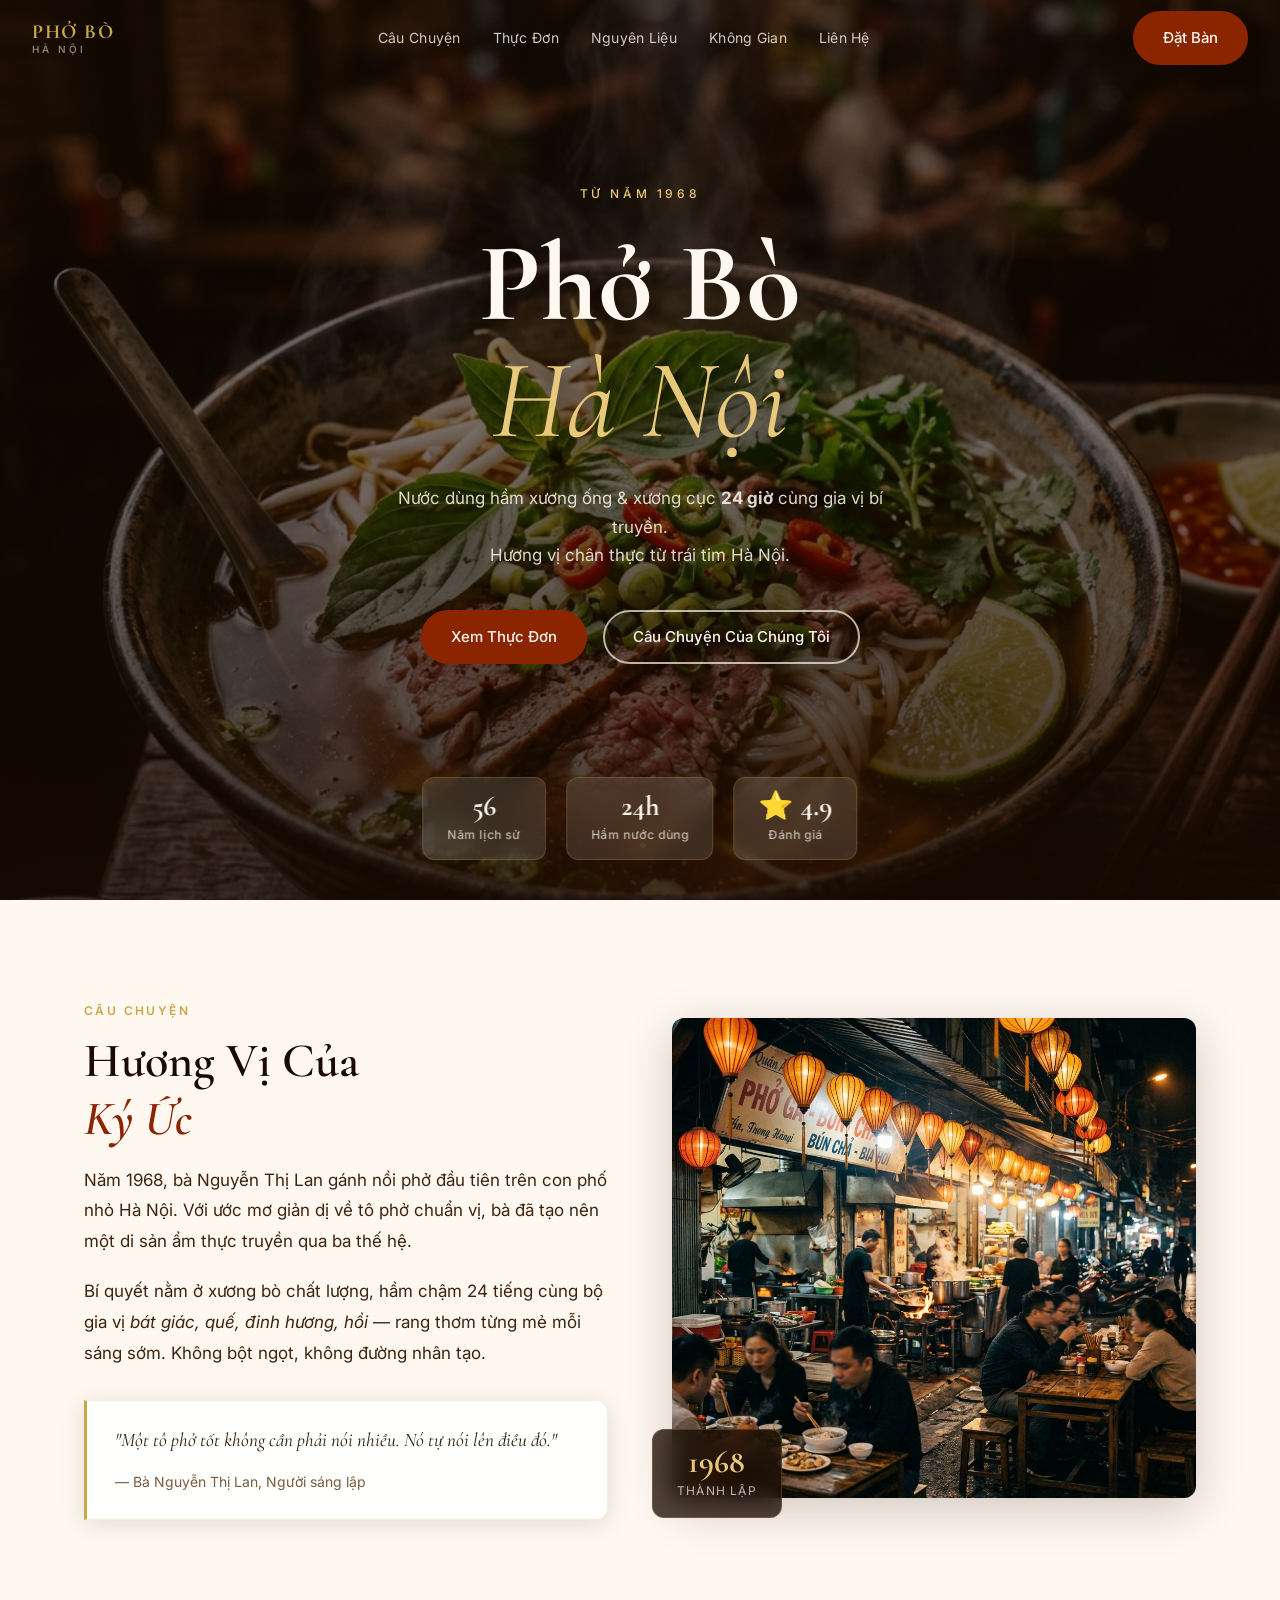
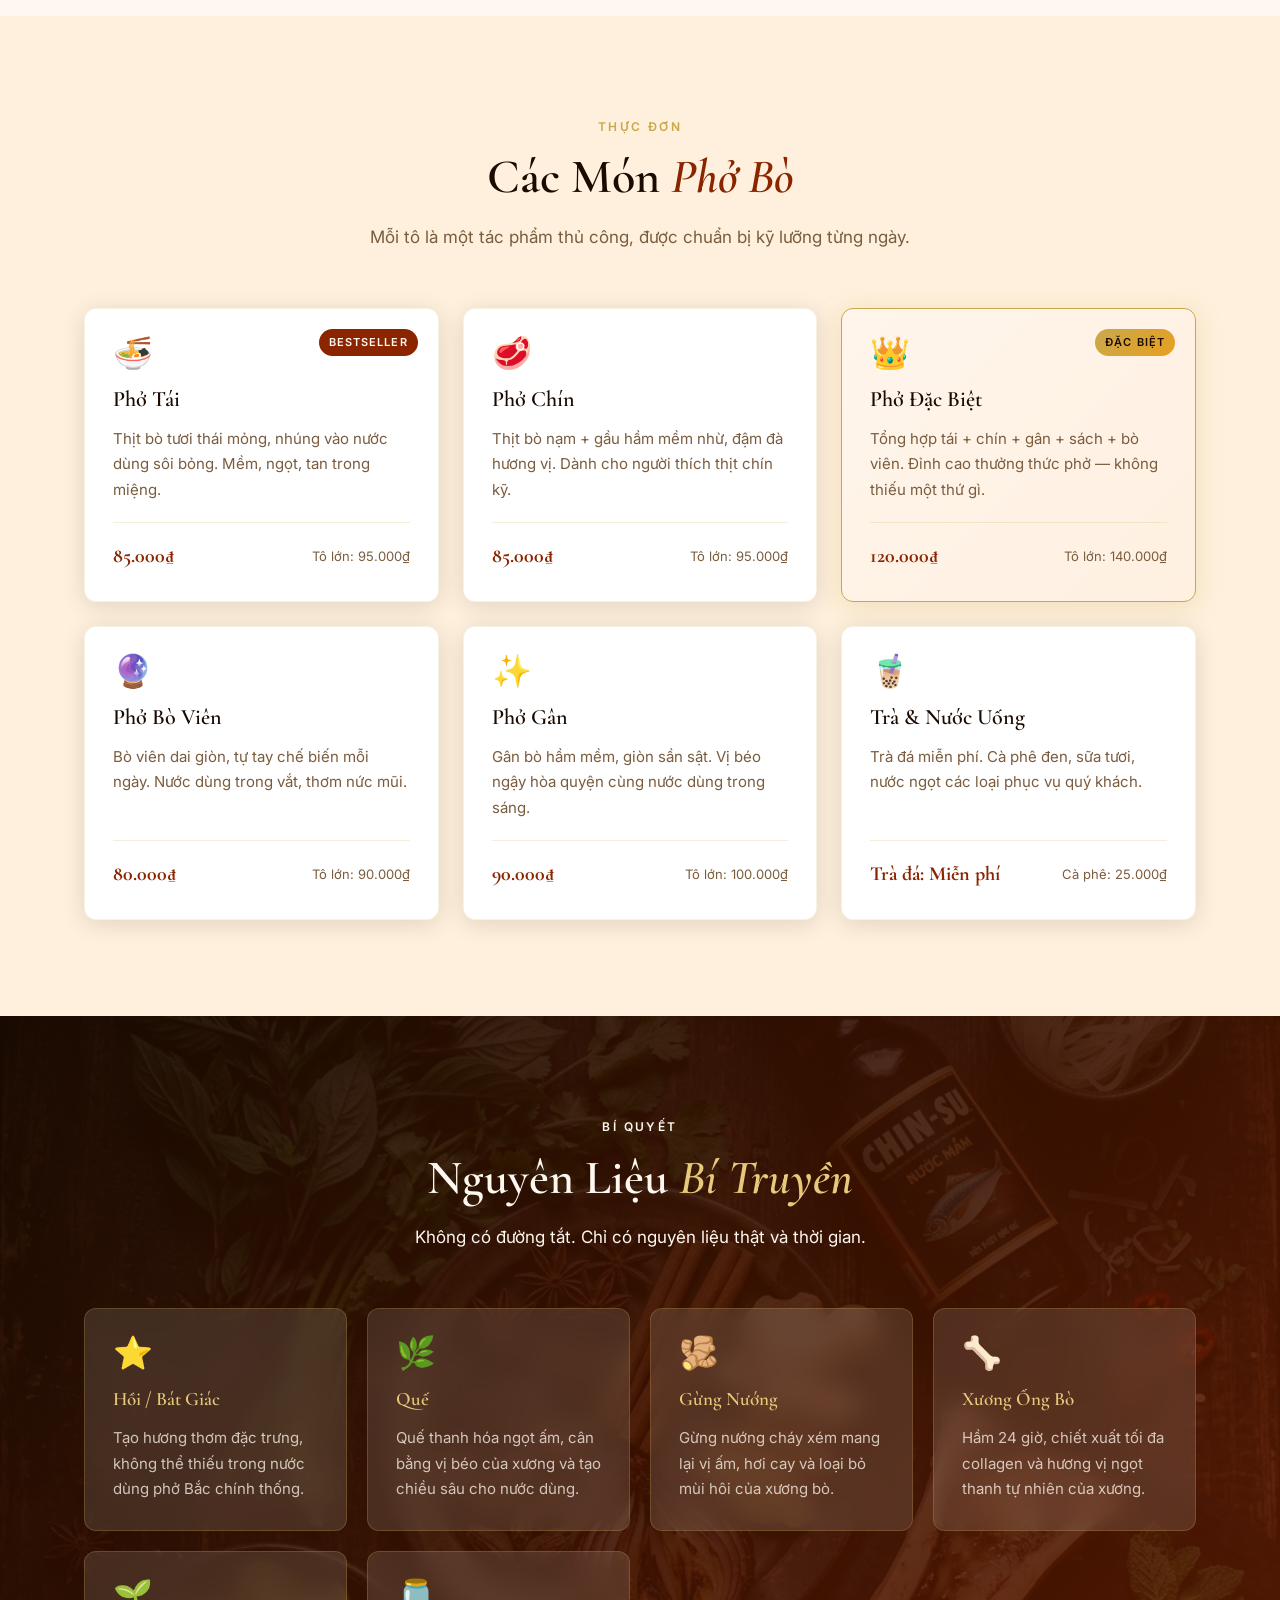
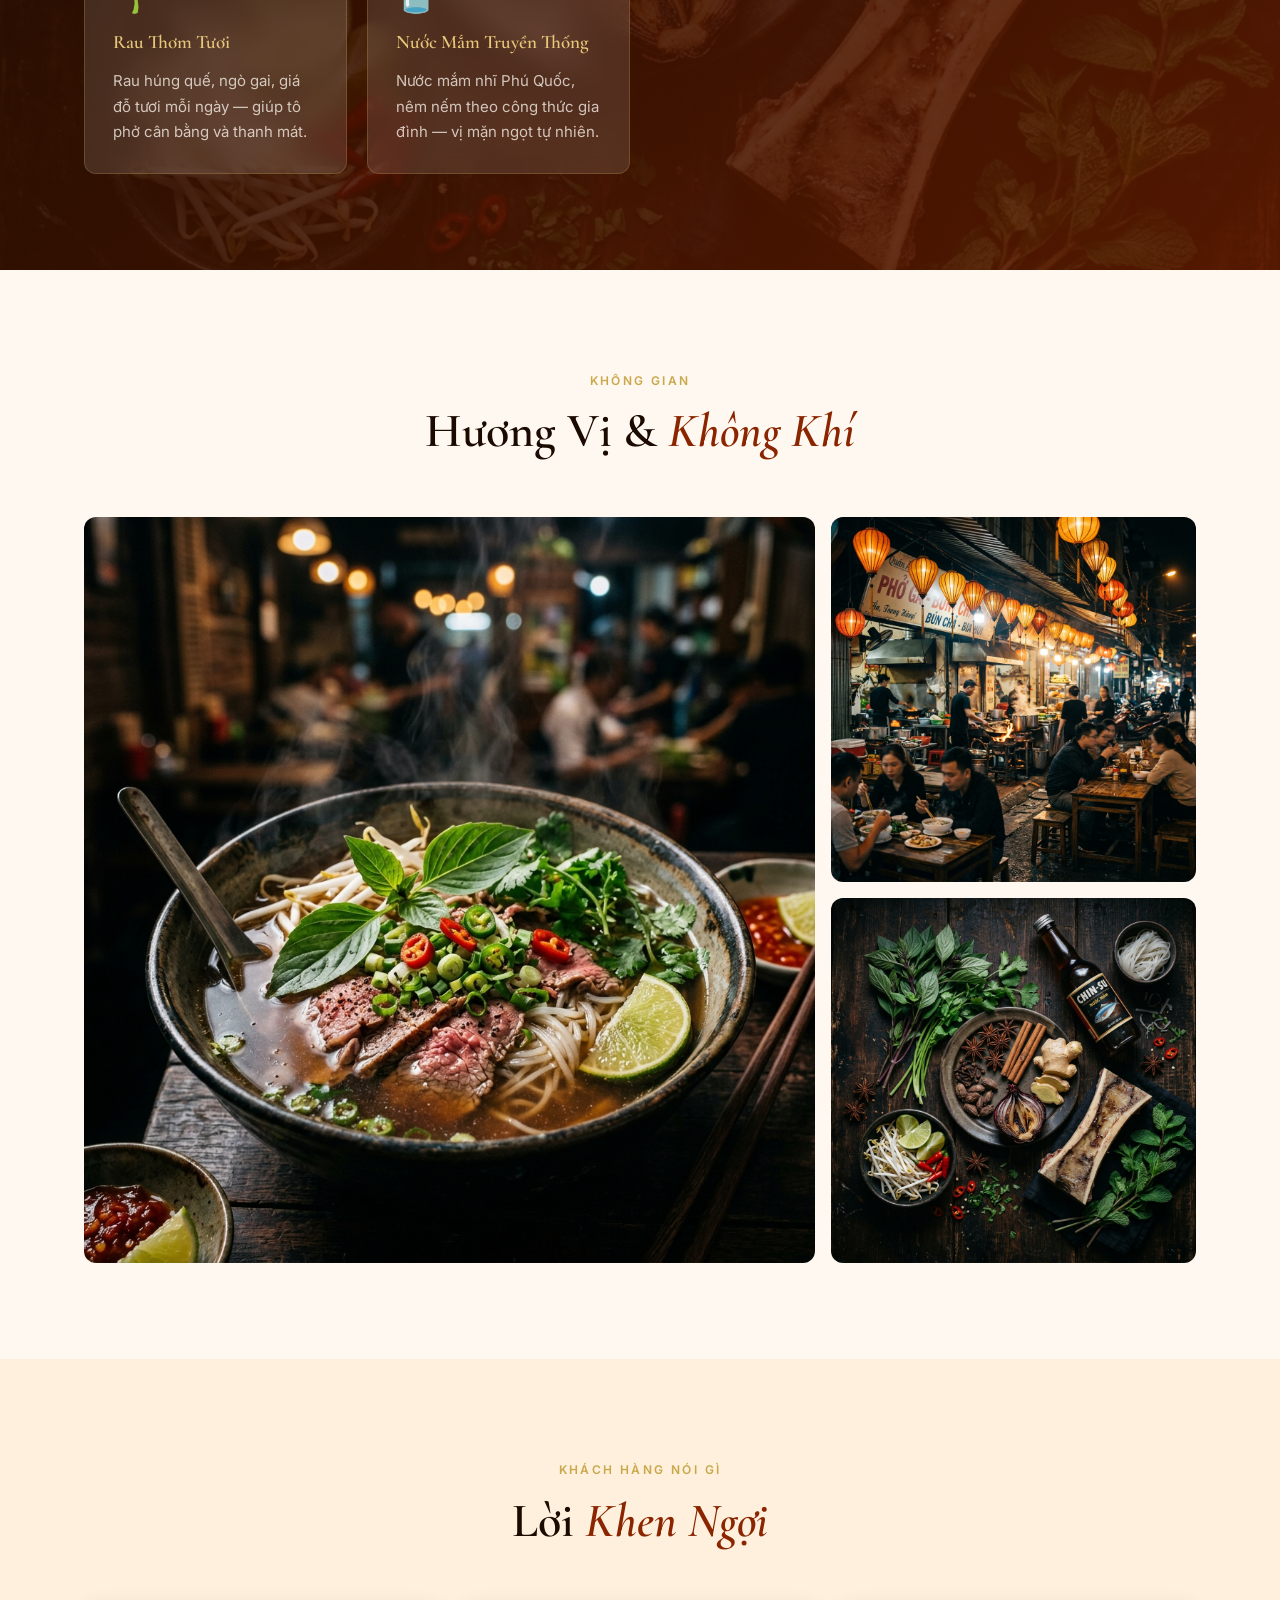
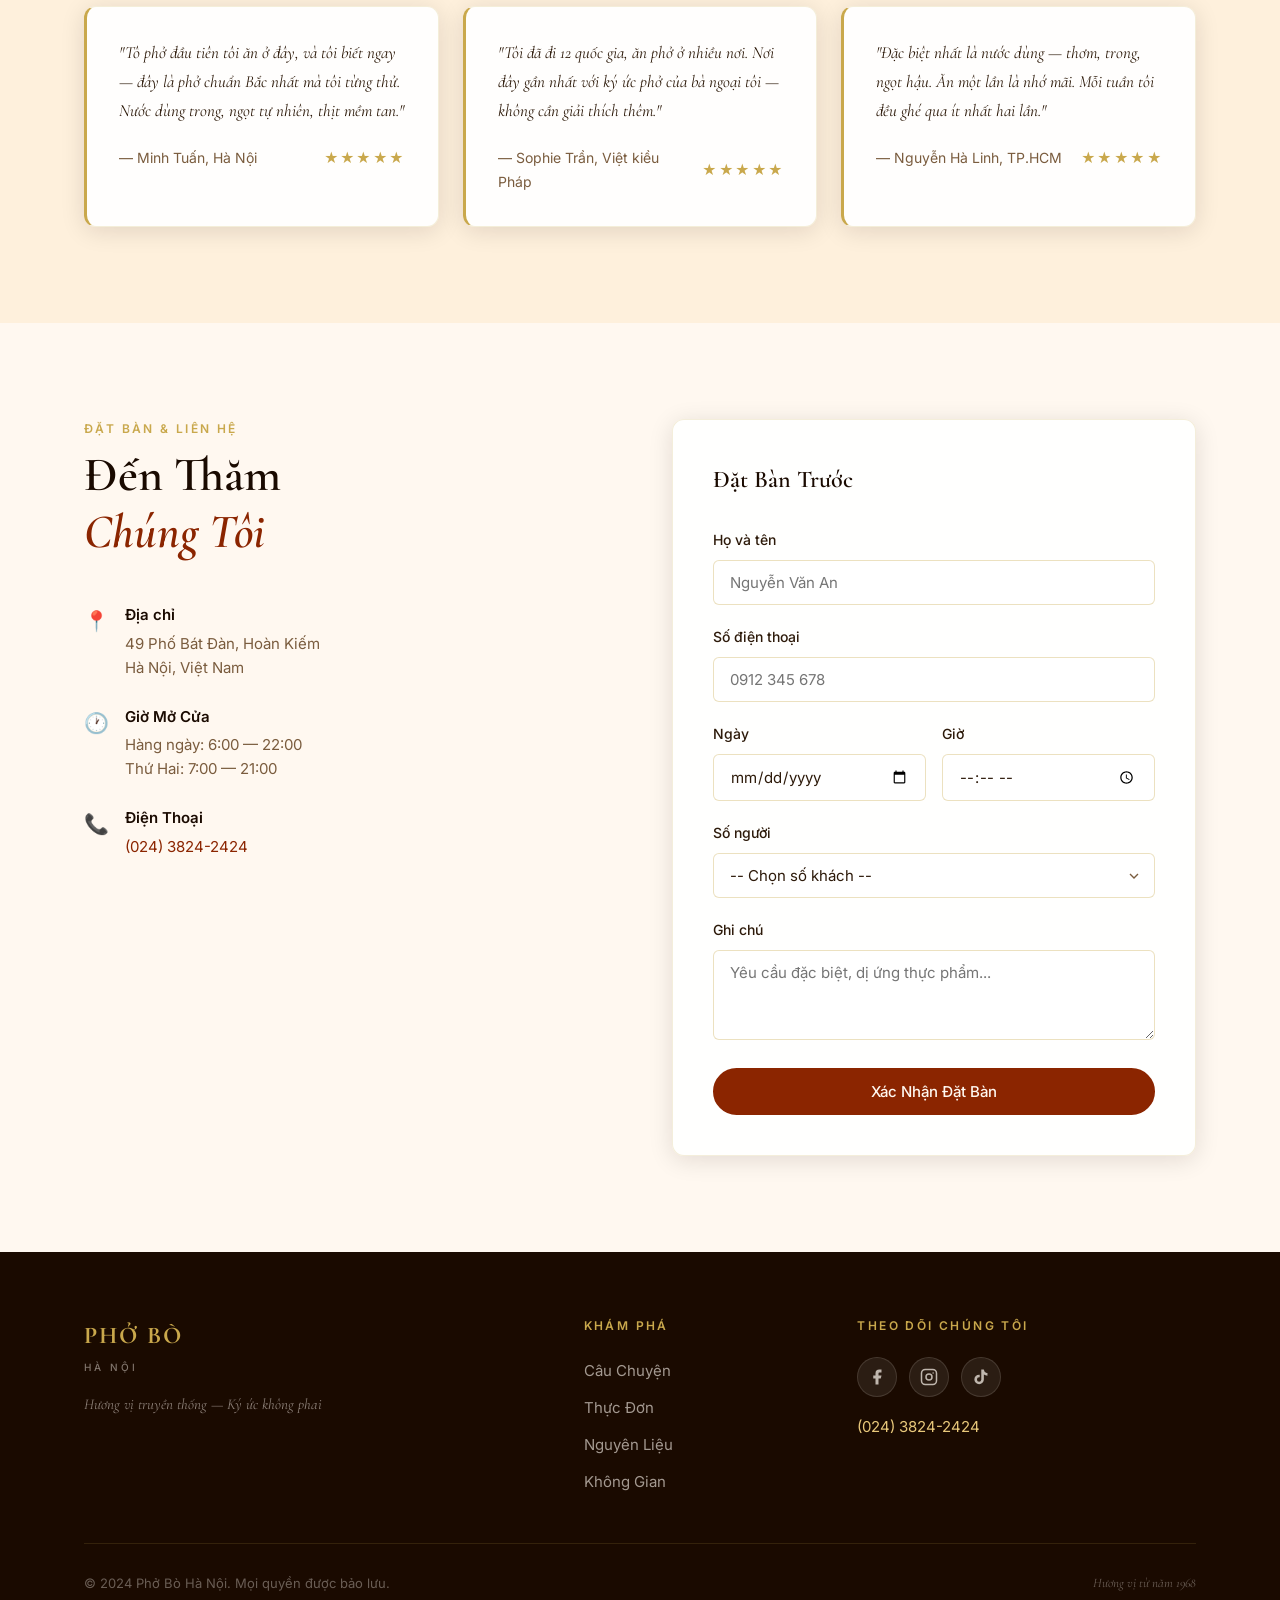
<file: pho-bo/index.html>
<!DOCTYPE html>
<html lang="vi">
<head>
  <meta charset="UTF-8">
  <meta name="viewport" content="width=device-width, initial-scale=1.0">
  <meta name="description" content="Phở Bò Hà Nội - Hương vị truyền thống từ nước dùng hầm xương 24 giờ. Tô phở chuẩn vị Bắc giữa lòng thành phố.">
  <title>Phở Bò Hà Nội — Hương Vị Truyền Thống</title>
  <link rel="canonical" href="https://phobohanoirestaurant.com/">
  <meta property="og:title" content="Phở Bò Hà Nội — Hương Vị Truyền Thống">
  <meta property="og:description" content="Nước dùng hầm xương 24 giờ. Thịt bò tươi ngon. Tô phở chuẩn vị Bắc.">
  <meta property="og:image" content="./pho_hero.png">
  <meta property="og:type" content="restaurant">

  <!-- Google Fonts -->
  <link rel="preconnect" href="https://fonts.googleapis.com">
  <link rel="preconnect" href="https://fonts.gstatic.com" crossorigin>
  <link href="https://fonts.googleapis.com/css2?family=Cormorant+Garamond:ital,wght@0,400;0,500;0,600;0,700;1,400;1,600&family=Inter:wght@300;400;500;600&family=Noto+Serif:ital,wght@0,400;0,700;1,400&display=swap" rel="stylesheet">

  <link rel="stylesheet" href="style.css">
</head>
<body class="noise-overlay">

  <!-- Skip to main content (Accessibility) -->
  <a href="#main-content" class="skip-link">Bỏ qua đến nội dung chính</a>

  <!-- ========== NAVBAR ========== -->
  <header id="site-header">
    <nav class="navbar" id="navbar" aria-label="Điều hướng chính">
      <a href="#hero" class="navbar-logo" id="nav-logo" aria-label="Phở Bò Hà Nội - Trang chủ">
        <span class="logo-vn">PHỞ BÒ</span>
        <span class="logo-sub">HÀ NỘI</span>
      </a>

      <ul class="navbar-links" id="navbar-links" role="list">
        <li><a href="#story" id="nav-story">Câu Chuyện</a></li>
        <li><a href="#menu" id="nav-menu">Thực Đơn</a></li>
        <li><a href="#ingredients" id="nav-ingredients">Nguyên Liệu</a></li>
        <li><a href="#gallery" id="nav-gallery">Không Gian</a></li>
        <li><a href="#contact" id="nav-contact">Liên Hệ</a></li>
      </ul>

      <a href="#reservations" class="btn btn-filled" id="nav-reserve-btn">Đặt Bàn</a>

      <button class="hamburger" id="hamburger-btn" aria-label="Mở menu" aria-expanded="false" aria-controls="navbar-links">
        <span></span><span></span><span></span>
      </button>
    </nav>
  </header>

  <main id="main-content">

    <!-- ========== HERO ========== -->
    <section id="hero" class="hero" aria-labelledby="hero-title">
      <div class="hero-bg">
        <img src="./pho_hero.png" alt="Tô phở bò nóng hổi trong ánh chiều tà" class="hero-bg-img" loading="eager">
        <div class="hero-overlay"></div>
      </div>

      <div class="hero-content stagger-in">
        <p class="hero-tagline">Từ năm 1968</p>
        <h1 id="hero-title" class="hero-title">
          Phở Bò<br>
          <em>Hà Nội</em>
        </h1>
        <p class="hero-subtitle">
          Nước dùng hầm xương ống & xương cục <strong>24 giờ</strong> cùng gia vị bí truyền.<br>
          Hương vị chân thực từ trái tim Hà Nội.
        </p>
        <div class="hero-cta">
          <a href="#menu" class="btn btn-filled" id="hero-menu-btn">Xem Thực Đơn</a>
          <a href="#story" class="btn btn-outlined" id="hero-story-btn">Câu Chuyện Của Chúng Tôi</a>
        </div>

        <!-- Scroll indicator -->
        <div class="scroll-indicator" aria-hidden="true">
          <div class="scroll-dot"></div>
        </div>
      </div>

      <!-- Floating stats -->
      <div class="hero-stats" aria-label="Thống kê nổi bật">
        <div class="stat-item glass">
          <span class="stat-number">56</span>
          <span class="stat-label">Năm lịch sử</span>
        </div>
        <div class="stat-item glass">
          <span class="stat-number">24h</span>
          <span class="stat-label">Hầm nước dùng</span>
        </div>
        <div class="stat-item glass">
          <span class="stat-number">⭐ 4.9</span>
          <span class="stat-label">Đánh giá</span>
        </div>
      </div>
    </section>

    <!-- ========== STORY ========== -->
    <section id="story" class="section story-section" aria-labelledby="story-title">
      <div class="container">
        <div class="story-grid">
          <div class="story-text">
            <span class="section-eyebrow">Câu Chuyện</span>
            <h2 id="story-title" class="section-title">Hương Vị Của<br><em>Ký Ức</em></h2>
            <p class="story-body">
              Năm 1968, bà Nguyễn Thị Lan gánh nồi phở đầu tiên trên con phố nhỏ Hà Nội. Với ước mơ giản dị về tô phở chuẩn vị, bà đã tạo nên một di sản ẩm thực truyền qua ba thế hệ.
            </p>
            <p class="story-body">
              Bí quyết nằm ở xương bò chất lượng, hầm chậm 24 tiếng cùng bộ gia vị <em>bát giác, quế, đinh hương, hồi</em> — rang thơm từng mẻ mỗi sáng sớm. Không bột ngọt, không đường nhân tạo.
            </p>
            <blockquote class="story-quote glass-enhanced">
              <p>"Một tô phở tốt không cần phải nói nhiều. Nó tự nói lên điều đó."</p>
              <cite>— Bà Nguyễn Thị Lan, Người sáng lập</cite>
            </blockquote>
          </div>
          <div class="story-image-wrap">
            <img src="./pho_ambiance.png" alt="Không gian nhà hàng ấm áp theo phong cách truyền thống Hà Nội" loading="lazy" class="story-img">
            <div class="story-image-badge glass">
              <span class="badge-year">1968</span>
              <span class="badge-text">Thành lập</span>
            </div>
          </div>
        </div>
      </div>
    </section>

    <!-- ========== MENU ========== -->
    <section id="menu" class="section menu-section" aria-labelledby="menu-title">
      <div class="container">
        <div class="section-header">
          <span class="section-eyebrow">Thực Đơn</span>
          <h2 id="menu-title" class="section-title">Các Món <em>Phở Bò</em></h2>
          <p class="section-desc">Mỗi tô là một tác phẩm thủ công, được chuẩn bị kỹ lưỡng từng ngày.</p>
        </div>

        <div class="menu-grid">
          <!-- Item 1 -->
          <article class="menu-card card" id="menu-pho-tai" aria-label="Phở Tái">
            <div class="menu-card-badge">Bestseller</div>
            <div class="menu-card-icon">🍜</div>
            <h3 class="menu-card-name">Phở Tái</h3>
            <p class="menu-card-desc">Thịt bò tươi thái mỏng, nhúng vào nước dùng sôi bỏng. Mềm, ngọt, tan trong miệng.</p>
            <div class="menu-card-footer">
              <span class="menu-price">85.000₫</span>
              <span class="menu-size">Tô lớn: 95.000₫</span>
            </div>
          </article>

          <!-- Item 2 -->
          <article class="menu-card card" id="menu-pho-chin" aria-label="Phở Chín">
            <div class="menu-card-icon">🥩</div>
            <h3 class="menu-card-name">Phở Chín</h3>
            <p class="menu-card-desc">Thịt bò nạm + gầu hầm mềm nhừ, đậm đà hương vị. Dành cho người thích thịt chín kỹ.</p>
            <div class="menu-card-footer">
              <span class="menu-price">85.000₫</span>
              <span class="menu-size">Tô lớn: 95.000₫</span>
            </div>
          </article>

          <!-- Item 3 -->
          <article class="menu-card card featured" id="menu-pho-dac-biet" aria-label="Phở Đặc Biệt">
            <div class="menu-card-badge featured-badge">Đặc Biệt</div>
            <div class="menu-card-icon">👑</div>
            <h3 class="menu-card-name">Phở Đặc Biệt</h3>
            <p class="menu-card-desc">Tổng hợp tái + chín + gân + sách + bò viên. Đỉnh cao thưởng thức phở — không thiếu một thứ gì.</p>
            <div class="menu-card-footer">
              <span class="menu-price">120.000₫</span>
              <span class="menu-size">Tô lớn: 140.000₫</span>
            </div>
          </article>

          <!-- Item 4 -->
          <article class="menu-card card" id="menu-pho-bo-vien" aria-label="Phở Bò Viên">
            <div class="menu-card-icon">🔮</div>
            <h3 class="menu-card-name">Phở Bò Viên</h3>
            <p class="menu-card-desc">Bò viên dai giòn, tự tay chế biến mỗi ngày. Nước dùng trong vắt, thơm nức mũi.</p>
            <div class="menu-card-footer">
              <span class="menu-price">80.000₫</span>
              <span class="menu-size">Tô lớn: 90.000₫</span>
            </div>
          </article>

          <!-- Item 5 -->
          <article class="menu-card card" id="menu-pho-gan" aria-label="Phở Gân">
            <div class="menu-card-icon">✨</div>
            <h3 class="menu-card-name">Phở Gân</h3>
            <p class="menu-card-desc">Gân bò hầm mềm, giòn sần sật. Vị béo ngậy hòa quyện cùng nước dùng trong sáng.</p>
            <div class="menu-card-footer">
              <span class="menu-price">90.000₫</span>
              <span class="menu-size">Tô lớn: 100.000₫</span>
            </div>
          </article>

          <!-- Item 6 - Drinks -->
          <article class="menu-card card" id="menu-drinks" aria-label="Đồ Uống">
            <div class="menu-card-icon">🧋</div>
            <h3 class="menu-card-name">Trà & Nước Uống</h3>
            <p class="menu-card-desc">Trà đá miễn phí. Cà phê đen, sữa tươi, nước ngọt các loại phục vụ quý khách.</p>
            <div class="menu-card-footer">
              <span class="menu-price">Trà đá: Miễn phí</span>
              <span class="menu-size">Cà phê: 25.000₫</span>
            </div>
          </article>
        </div>
      </div>
    </section>

    <!-- ========== INGREDIENTS ========== -->
    <section id="ingredients" class="section ingredients-section" aria-labelledby="ingredients-title">
      <div class="ingredients-bg">
        <img src="./pho_ingredients.png" alt="Các nguyên liệu hương vị truyền thống của phở bò" loading="lazy" class="ingredients-bg-img">
        <div class="ingredients-overlay"></div>
      </div>
      <div class="container">
        <div class="section-header light-header">
          <span class="section-eyebrow light">Bí Quyết</span>
          <h2 id="ingredients-title" class="section-title light">Nguyên Liệu <em>Bí Truyền</em></h2>
          <p class="section-desc light">Không có đường tắt. Chỉ có nguyên liệu thật và thời gian.</p>
        </div>

        <div class="spices-grid">
          <div class="spice-card glass" id="spice-star-anise">
            <div class="spice-icon">⭐</div>
            <h3 class="spice-name">Hồi / Bát Giác</h3>
            <p class="spice-desc">Tạo hương thơm đặc trưng, không thể thiếu trong nước dùng phở Bắc chính thống.</p>
          </div>
          <div class="spice-card glass" id="spice-cinnamon">
            <div class="spice-icon">🌿</div>
            <h3 class="spice-name">Quế</h3>
            <p class="spice-desc">Quế thanh hóa ngọt ấm, cân bằng vị béo của xương và tạo chiều sâu cho nước dùng.</p>
          </div>
          <div class="spice-card glass" id="spice-ginger">
            <div class="spice-icon">🫚</div>
            <h3 class="spice-name">Gừng Nướng</h3>
            <p class="spice-desc">Gừng nướng cháy xém mang lại vị ấm, hơi cay và loại bỏ mùi hôi của xương bò.</p>
          </div>
          <div class="spice-card glass" id="spice-bones">
            <div class="spice-icon">🦴</div>
            <h3 class="spice-name">Xương Ống Bò</h3>
            <p class="spice-desc">Hầm 24 giờ, chiết xuất tối đa collagen và hương vị ngọt thanh tự nhiên của xương.</p>
          </div>
          <div class="spice-card glass" id="spice-herbs">
            <div class="spice-icon">🌱</div>
            <h3 class="spice-name">Rau Thơm Tươi</h3>
            <p class="spice-desc">Rau húng quế, ngò gai, giá đỗ tươi mỗi ngày — giúp tô phở cân bằng và thanh mát.</p>
          </div>
          <div class="spice-card glass" id="spice-nuocmam">
            <div class="spice-icon">🫙</div>
            <h3 class="spice-name">Nước Mắm Truyền Thống</h3>
            <p class="spice-desc">Nước mắm nhĩ Phú Quốc, nêm nếm theo công thức gia đình — vị mặn ngọt tự nhiên.</p>
          </div>
        </div>
      </div>
    </section>

    <!-- ========== GALLERY (ATMOSPHERE) ========== -->
    <section id="gallery" class="section gallery-section" aria-labelledby="gallery-title">
      <div class="container">
        <div class="section-header">
          <span class="section-eyebrow">Không Gian</span>
          <h2 id="gallery-title" class="section-title">Hương Vị & <em>Không Khí</em></h2>
        </div>
        <div class="gallery-grid">
          <div class="gallery-item large" id="gallery-main">
            <img src="./pho_hero.png" alt="Tô phở bò hấp dẫn" loading="lazy">
            <div class="gallery-caption glass">
              <p>Phở Đặc Biệt — Tô lớn đủ vị</p>
            </div>
          </div>
          <div class="gallery-item" id="gallery-ambiance">
            <img src="./pho_ambiance.png" alt="Không gian nhà hàng ấm cúng buổi tối" loading="lazy">
            <div class="gallery-caption glass">
              <p>Không gian ấm cúng, đậm chất Hà Nội</p>
            </div>
          </div>
          <div class="gallery-item" id="gallery-ingredients">
            <img src="./pho_ingredients.png" alt="Gia vị và nguyên liệu bí truyền" loading="lazy">
            <div class="gallery-caption glass">
              <p>Gia vị hương liệu chính thống</p>
            </div>
          </div>
        </div>
      </div>
    </section>

    <!-- ========== TESTIMONIALS ========== -->
    <section id="testimonials" class="section testimonials-section" aria-labelledby="testimonials-title">
      <div class="container">
        <div class="section-header">
          <span class="section-eyebrow">Khách Hàng Nói Gì</span>
          <h2 id="testimonials-title" class="section-title">Lời <em>Khen Ngợi</em></h2>
        </div>
        <div class="testimonials-grid">
          <blockquote class="testimonial-card glass-enhanced" id="testimonial-1">
            <p>"Tô phở đầu tiên tôi ăn ở đây, và tôi biết ngay — đây là phở chuẩn Bắc nhất mà tôi từng thử. Nước dùng trong, ngọt tự nhiên, thịt mềm tan."</p>
            <footer>
              <cite>— Minh Tuấn, Hà Nội</cite>
              <div class="stars" aria-label="5 sao">★★★★★</div>
            </footer>
          </blockquote>
          <blockquote class="testimonial-card glass-enhanced" id="testimonial-2">
            <p>"Tôi đã đi 12 quốc gia, ăn phở ở nhiều nơi. Nơi đây gần nhất với ký ức phở của bà ngoại tôi — không cần giải thích thêm."</p>
            <footer>
              <cite>— Sophie Trần, Việt kiều Pháp</cite>
              <div class="stars" aria-label="5 sao">★★★★★</div>
            </footer>
          </blockquote>
          <blockquote class="testimonial-card glass-enhanced" id="testimonial-3">
            <p>"Đặc biệt nhất là nước dùng — thơm, trong, ngọt hậu. Ăn một lần là nhớ mãi. Mỗi tuần tôi đều ghé qua ít nhất hai lần."</p>
            <footer>
              <cite>— Nguyễn Hà Linh, TP.HCM</cite>
              <div class="stars" aria-label="5 sao">★★★★★</div>
            </footer>
          </blockquote>
        </div>
      </div>
    </section>

    <!-- ========== RESERVATIONS / CONTACT ========== -->
    <section id="reservations" class="section contact-section" aria-labelledby="contact-title">
      <div class="container">
        <div class="contact-grid">
          <div class="contact-info">
            <span class="section-eyebrow">Đặt Bàn & Liên Hệ</span>
            <h2 id="contact-title" class="section-title">Đến Thăm<br><em>Chúng Tôi</em></h2>
            <address class="contact-details" id="contact">
              <div class="contact-item" id="contact-address">
                <span class="contact-icon" aria-hidden="true">📍</span>
                <div>
                  <strong>Địa chỉ</strong>
                  <p>49 Phố Bát Đàn, Hoàn Kiếm<br>Hà Nội, Việt Nam</p>
                </div>
              </div>
              <div class="contact-item" id="contact-hours">
                <span class="contact-icon" aria-hidden="true">🕐</span>
                <div>
                  <strong>Giờ Mở Cửa</strong>
                  <p>Hàng ngày: 6:00 — 22:00<br>Thứ Hai: 7:00 — 21:00</p>
                </div>
              </div>
              <div class="contact-item" id="contact-phone">
                <span class="contact-icon" aria-hidden="true">📞</span>
                <div>
                  <strong>Điện Thoại</strong>
                  <p><a href="tel:+842438242424">(024) 3824-2424</a></p>
                </div>
              </div>
            </address>
          </div>

          <form class="reservation-form glass-enhanced" id="reservation-form" aria-label="Form đặt bàn" novalidate>
            <h3 class="form-title">Đặt Bàn Trước</h3>
            <div class="form-group">
              <label for="res-name">Họ và tên</label>
              <input type="text" id="res-name" name="name" placeholder="Nguyễn Văn An" required autocomplete="name">
            </div>
            <div class="form-group">
              <label for="res-phone">Số điện thoại</label>
              <input type="tel" id="res-phone" name="phone" placeholder="0912 345 678" required autocomplete="tel">
            </div>
            <div class="form-row">
              <div class="form-group">
                <label for="res-date">Ngày</label>
                <input type="date" id="res-date" name="date" required>
              </div>
              <div class="form-group">
                <label for="res-time">Giờ</label>
                <input type="time" id="res-time" name="time" min="06:00" max="21:30" required>
              </div>
            </div>
            <div class="form-group">
              <label for="res-guests">Số người</label>
              <select id="res-guests" name="guests" required>
                <option value="">-- Chọn số khách --</option>
                <option value="1">1 người</option>
                <option value="2">2 người</option>
                <option value="3-4">3 - 4 người</option>
                <option value="5-6">5 - 6 người</option>
                <option value="7+">7 người trở lên</option>
              </select>
            </div>
            <div class="form-group">
              <label for="res-notes">Ghi chú</label>
              <textarea id="res-notes" name="notes" rows="3" placeholder="Yêu cầu đặc biệt, dị ứng thực phẩm..."></textarea>
            </div>
            <button type="submit" class="btn btn-filled btn-block" id="submit-reservation-btn">Xác Nhận Đặt Bàn</button>
          </form>
        </div>
      </div>
    </section>

  </main>

  <!-- ========== FOOTER ========== -->
  <footer id="site-footer" class="footer">
    <div class="container">
      <div class="footer-grid">
        <div class="footer-brand">
          <div class="footer-logo">
            <span class="logo-vn">PHỞ BÒ</span>
            <span class="logo-sub">HÀ NỘI</span>
          </div>
          <p class="footer-tagline">Hương vị truyền thống — Ký ức không phai</p>
        </div>
        <nav class="footer-nav" aria-label="Liên kết footer">
          <h4>Khám Phá</h4>
          <ul role="list">
            <li><a href="#story">Câu Chuyện</a></li>
            <li><a href="#menu">Thực Đơn</a></li>
            <li><a href="#ingredients">Nguyên Liệu</a></li>
            <li><a href="#gallery">Không Gian</a></li>
          </ul>
        </nav>
        <div class="footer-social">
          <h4>Theo Dõi Chúng Tôi</h4>
          <div class="social-links">
            <a href="#" id="social-facebook" aria-label="Facebook" class="social-btn">
              <svg viewBox="0 0 24 24" fill="currentColor" aria-hidden="true"><path d="M18 2h-3a5 5 0 0 0-5 5v3H7v4h3v8h4v-8h3l1-4h-4V7a1 1 0 0 1 1-1h3z"/></svg>
            </a>
            <a href="#" id="social-instagram" aria-label="Instagram" class="social-btn">
              <svg viewBox="0 0 24 24" fill="none" stroke="currentColor" stroke-width="2" aria-hidden="true"><rect x="2" y="2" width="20" height="20" rx="5"/><circle cx="12" cy="12" r="4"/><circle cx="17.5" cy="6.5" r="1" fill="currentColor" stroke="none"/></svg>
            </a>
            <a href="#" id="social-tiktok" aria-label="TikTok" class="social-btn">
              <svg viewBox="0 0 24 24" fill="currentColor" aria-hidden="true"><path d="M19.59 6.69a4.83 4.83 0 0 1-3.77-4.25V2h-3.45v13.67a2.89 2.89 0 0 1-2.88 2.5 2.89 2.89 0 0 1-2.89-2.89 2.89 2.89 0 0 1 2.89-2.89c.28 0 .54.04.79.1V9.01a6.33 6.33 0 0 0-.79-.05 6.34 6.34 0 0 0-6.34 6.34 6.34 6.34 0 0 0 6.34 6.34 6.34 6.34 0 0 0 6.33-6.34V8.69a8.18 8.18 0 0 0 4.78 1.52V6.76a4.85 4.85 0 0 1-1.01-.07z"/></svg>
            </a>
          </div>
          <p class="footer-phone"><a href="tel:+842438242424">(024) 3824-2424</a></p>
        </div>
      </div>
      <div class="footer-bottom">
        <p>© 2024 Phở Bò Hà Nội. Mọi quyền được bảo lưu.</p>
        <p class="footer-credit">Hương vị từ năm 1968</p>
      </div>
    </div>
  </footer>

  <script src="script.js"></script>
</body>
</html>
</file>
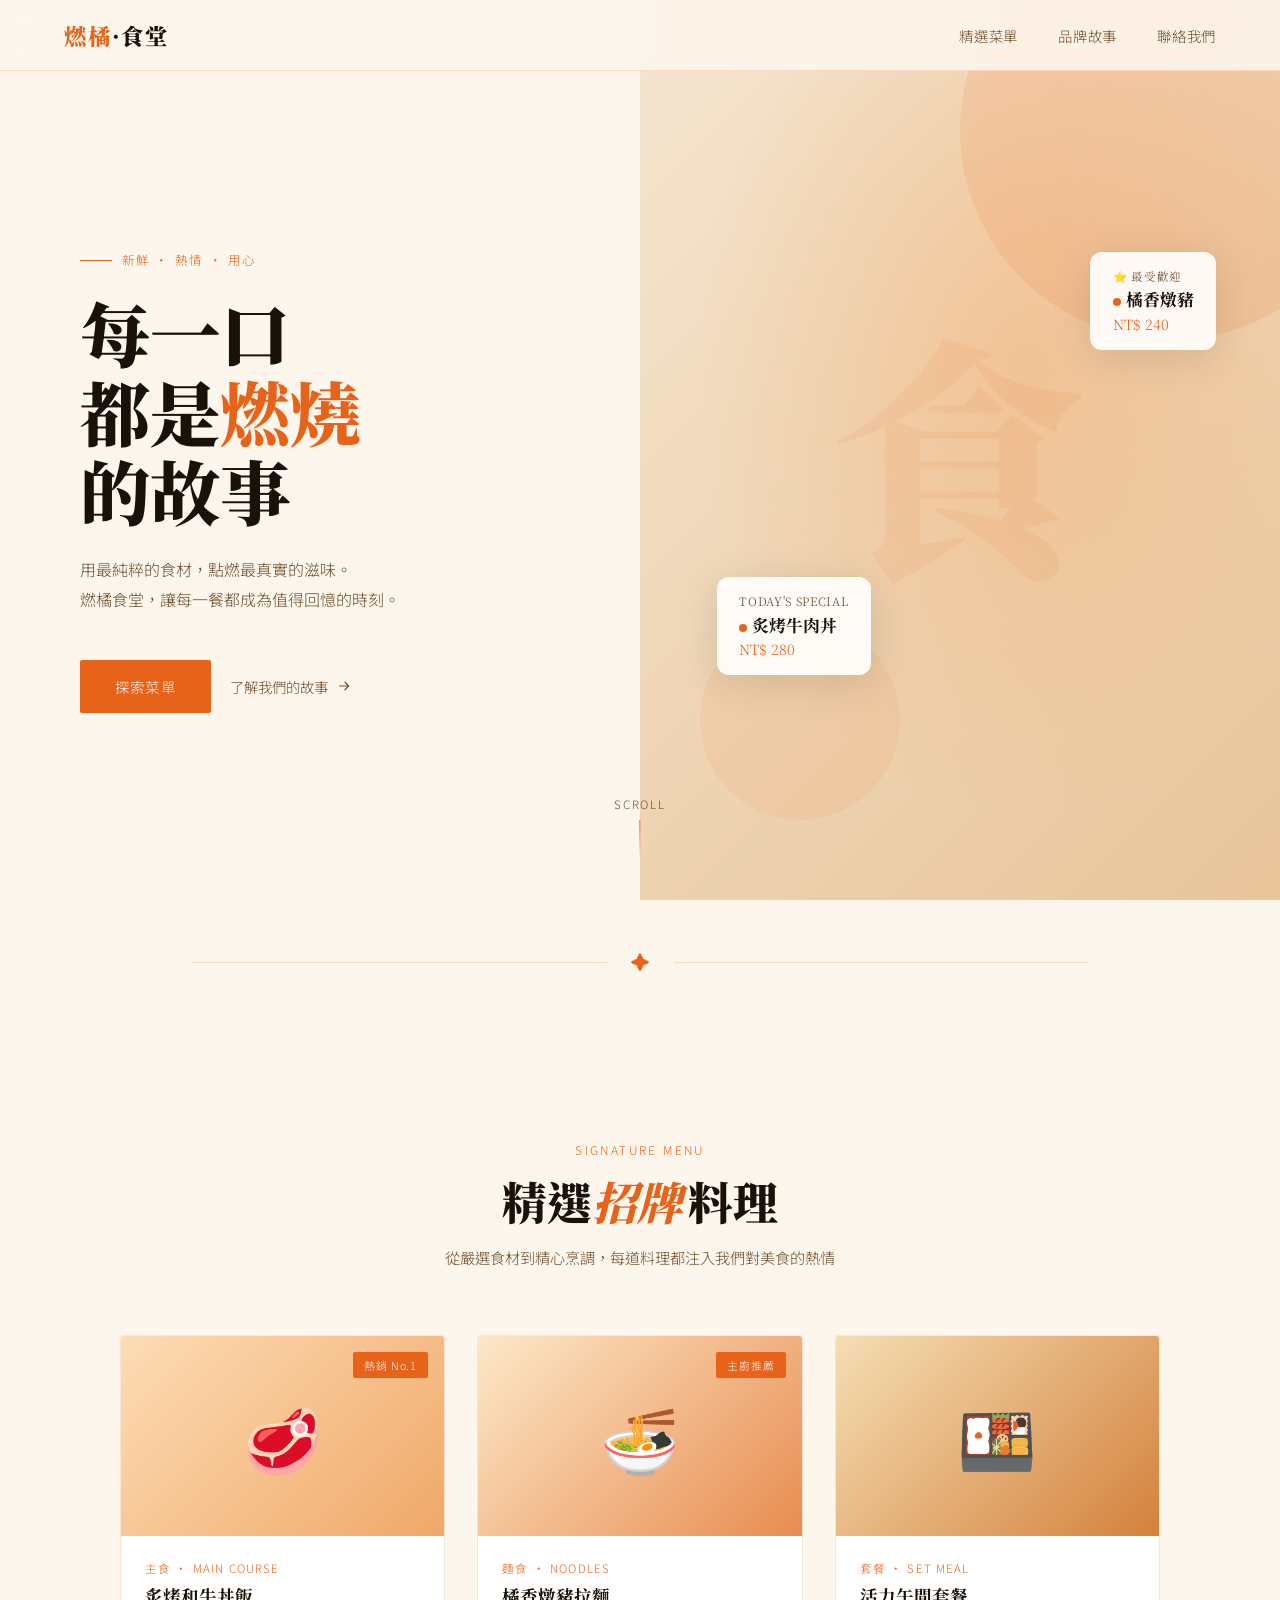
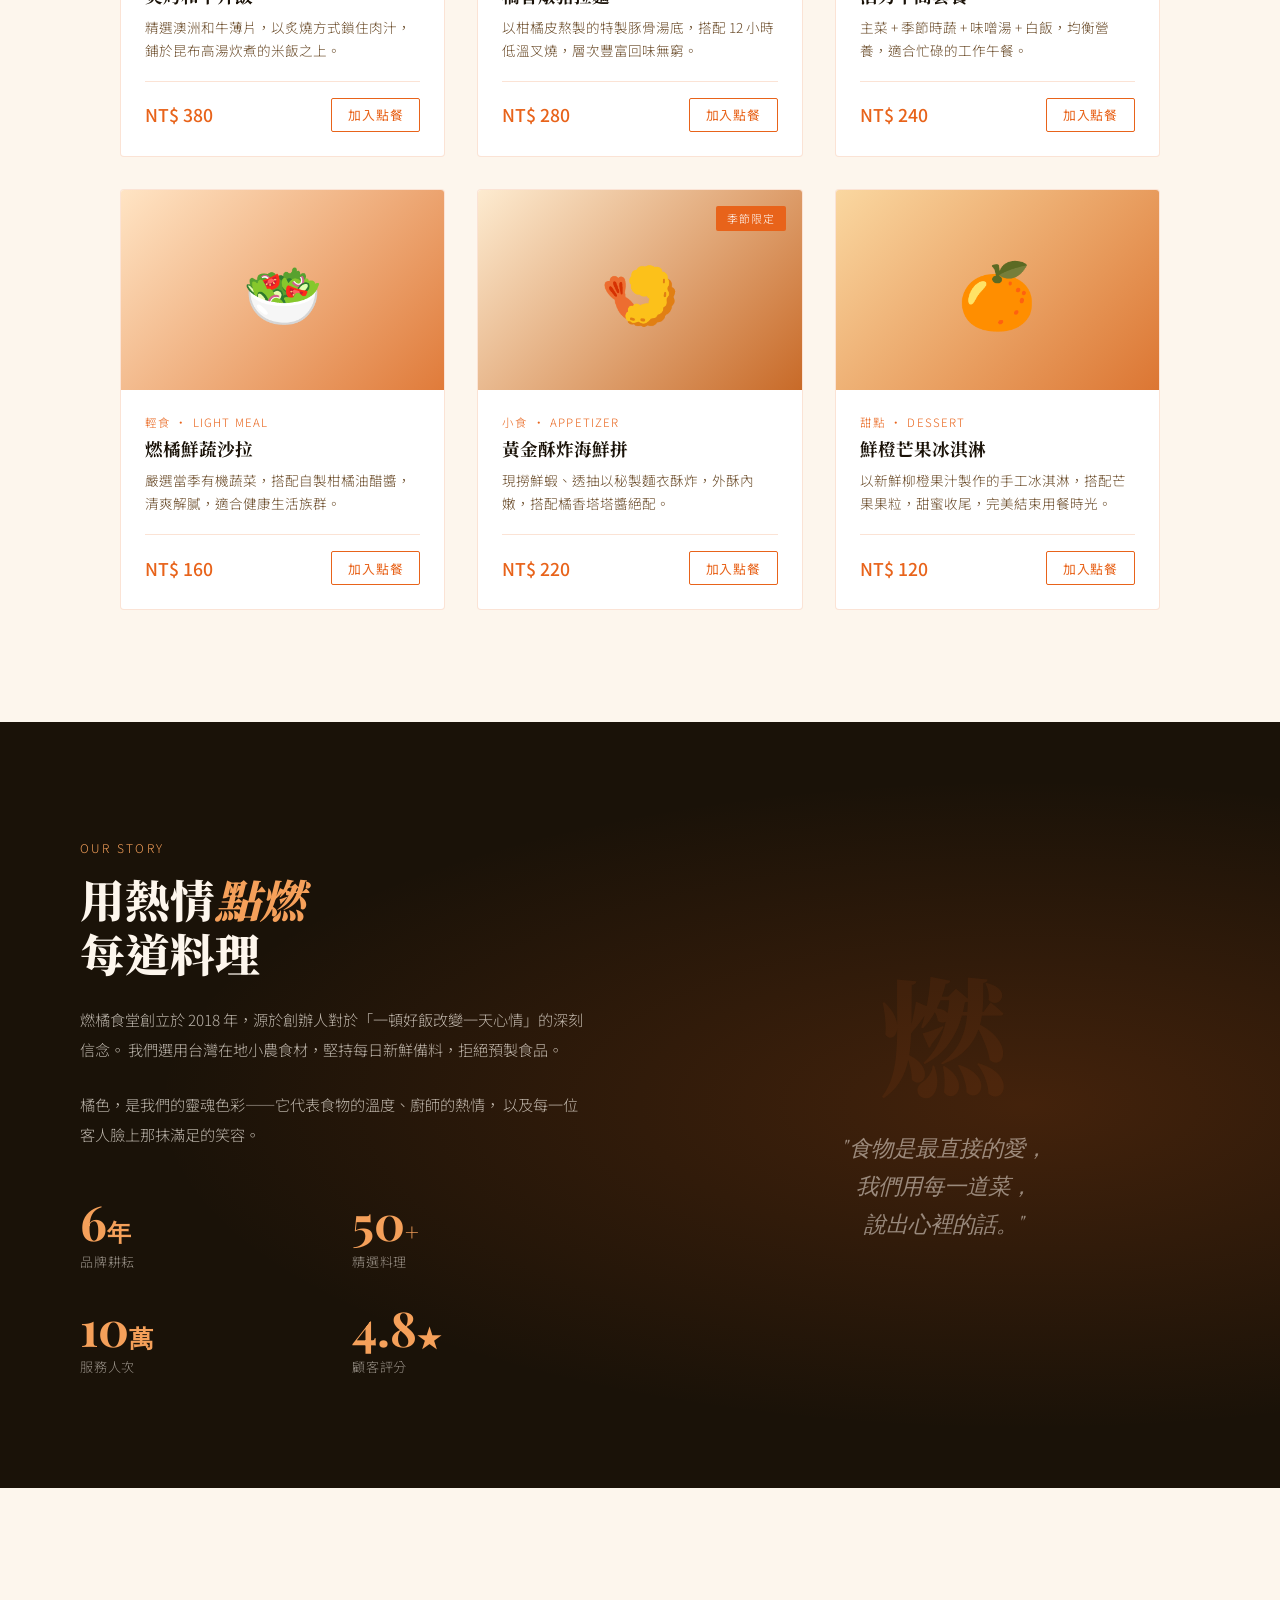
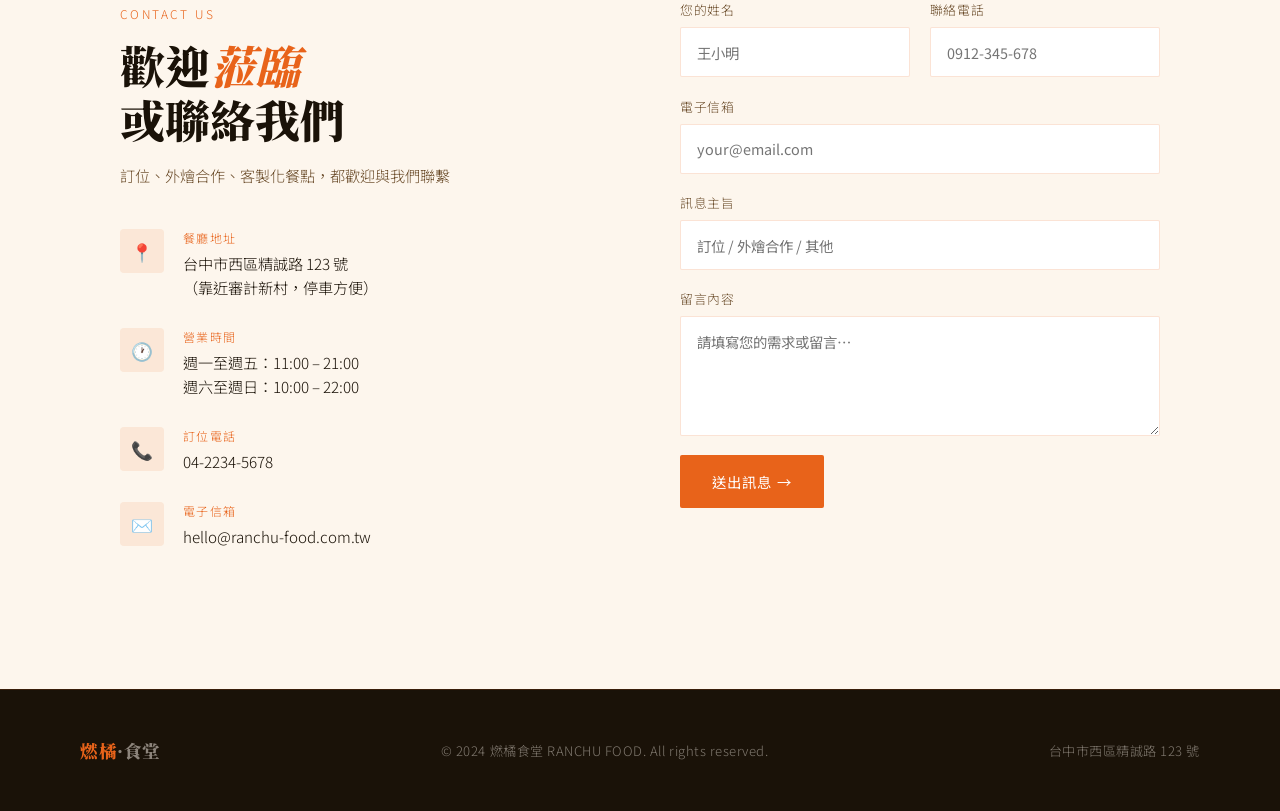
<file: restaurant-website.html>
<!DOCTYPE html>
<html lang="zh-TW">
<head>
  <meta charset="UTF-8" />
  <meta name="viewport" content="width=device-width, initial-scale=1.0" />
  <title>燃橘·食堂 — 每一口都是故事</title>
  <link href="https://fonts.googleapis.com/css2?family=Noto+Serif+TC:wght@400;700;900&family=Noto+Sans+TC:wght@300;400;500&family=Playfair+Display:ital,wght@0,700;1,400&display=swap" rel="stylesheet">

  <style>
    /* ===== CSS 變數：品牌色系 ===== */
    :root {
      --orange:        #E8631A;   /* 主品牌橘 */
      --orange-deep:   #C04D0E;   /* 深琥珀橘，用於 hover */
      --orange-light:  #F5A05A;   /* 淺橘，用於漸層 */
      --cream:         #FDF6ED;   /* 奶油白底色 */
      --dark:          #1A1208;   /* 近黑棕，主文字 */
      --mid:           #6B4C2A;   /* 中棕，副文字 */
      --line:          rgba(232,99,26,0.18);
    }

    /* ===== Reset & 基礎 ===== */
    *, *::before, *::after { box-sizing: border-box; margin: 0; padding: 0; }
    html { scroll-behavior: smooth; }
    body {
      background: var(--cream);
      color: var(--dark);
      font-family: 'Noto Sans TC', sans-serif;
      font-weight: 300;
      overflow-x: hidden;
    }

    /* ===== 導覽列 ===== */
    nav {
      position: fixed; top: 0; left: 0; right: 0; z-index: 999;
      display: flex; justify-content: space-between; align-items: center;
      padding: 1.2rem 4rem;
      background: rgba(253,246,237,0.88);
      backdrop-filter: blur(12px);
      border-bottom: 1px solid var(--line);
      transition: box-shadow 0.3s;
    }
    nav.scrolled { box-shadow: 0 4px 30px rgba(232,99,26,0.1); }

    .nav-logo {
      font-family: 'Noto Serif TC', serif;
      font-weight: 900;
      font-size: 1.4rem;
      color: var(--orange);
      letter-spacing: 0.08em;
      text-decoration: none;
    }
    .nav-logo span { color: var(--dark); }

    .nav-links { display: flex; gap: 2.5rem; list-style: none; }
    .nav-links a {
      text-decoration: none;
      color: var(--mid);
      font-size: 0.9rem;
      letter-spacing: 0.05em;
      position: relative;
      transition: color 0.2s;
    }
    .nav-links a::after {
      content: '';
      position: absolute; bottom: -4px; left: 0; right: 0;
      height: 1.5px;
      background: var(--orange);
      transform: scaleX(0); transform-origin: right;
      transition: transform 0.3s ease;
    }
    .nav-links a:hover { color: var(--orange); }
    .nav-links a:hover::after { transform: scaleX(1); transform-origin: left; }

    /* 漢堡選單按鈕 */
    .nav-hamburger {
      display: none;
      flex-direction: column; justify-content: center; gap: 5px;
      width: 28px; height: 28px;
      background: none; border: none; cursor: pointer; padding: 0;
    }
    .nav-hamburger span {
      display: block; width: 100%; height: 2px;
      background: var(--dark); border-radius: 1px;
      transition: transform 0.3s, opacity 0.3s;
    }
    .nav-hamburger.active span:nth-child(1) { transform: translateY(7px) rotate(45deg); }
    .nav-hamburger.active span:nth-child(2) { opacity: 0; }
    .nav-hamburger.active span:nth-child(3) { transform: translateY(-7px) rotate(-45deg); }

    /* ===== HERO ===== */
    #hero {
      min-height: 100vh;
      display: grid;
      grid-template-columns: 1fr 1fr;
      position: relative;
      overflow: hidden;
    }

    /* 左側文案區 */
    .hero-text {
      display: flex; flex-direction: column; justify-content: center;
      padding: 8rem 4rem 4rem 5rem;
      position: relative; z-index: 2;
    }
    .hero-tag {
      display: inline-flex; align-items: center; gap: 0.6rem;
      font-size: 0.78rem; letter-spacing: 0.18em;
      color: var(--orange); text-transform: uppercase;
      margin-bottom: 1.5rem;
      opacity: 0; animation: fadeUp 0.8s 0.3s forwards;
    }
    .hero-tag::before {
      content: ''; display: block;
      width: 32px; height: 1.5px; background: var(--orange);
    }
    .hero-title {
      font-family: 'Noto Serif TC', serif;
      font-weight: 900;
      font-size: clamp(3rem, 5.5vw, 5.2rem);
      line-height: 1.12;
      color: var(--dark);
      opacity: 0; animation: fadeUp 0.8s 0.5s forwards;
    }
    .hero-title em {
      font-style: normal; color: var(--orange);
    }
    .hero-sub {
      margin-top: 1.5rem;
      font-size: 1rem; line-height: 1.9;
      color: var(--mid); max-width: 400px;
      opacity: 0; animation: fadeUp 0.8s 0.7s forwards;
    }
    .hero-cta {
      margin-top: 2.8rem;
      display: flex; gap: 1.2rem; align-items: center;
      opacity: 0; animation: fadeUp 0.8s 0.9s forwards;
    }
    .btn-primary {
      display: inline-block; padding: 1rem 2.2rem;
      background: var(--orange); color: #fff;
      font-size: 0.9rem; letter-spacing: 0.08em;
      text-decoration: none; border-radius: 2px;
      transition: background 0.25s, transform 0.2s;
      font-family: 'Noto Sans TC', sans-serif;
    }
    .btn-primary:hover { background: var(--orange-deep); transform: translateY(-2px); }
    .btn-ghost {
      display: inline-flex; align-items: center; gap: 0.5rem;
      color: var(--mid); font-size: 0.9rem; text-decoration: none;
      transition: color 0.2s;
    }
    .btn-ghost:hover { color: var(--orange); }
    .btn-ghost svg { transition: transform 0.2s; }
    .btn-ghost:hover svg { transform: translateX(4px); }

    /* 右側圖像區 */
    .hero-image {
      position: relative; overflow: hidden;
      opacity: 0; animation: fadeIn 1.2s 0.4s forwards;
    }
    .hero-image-bg {
      position: absolute; inset: 0;
      background:
        radial-gradient(ellipse at 60% 40%, rgba(245,160,90,0.35) 0%, transparent 60%),
        linear-gradient(135deg, #F5E6D0 0%, #E8C49A 100%);
    }
    /* 裝飾幾何元素 */
    .hero-circle {
      position: absolute; border-radius: 50%;
      background: var(--orange); opacity: 0.12;
    }
    .hero-circle.c1 { width: 420px; height: 420px; top: -80px; right: -100px; }
    .hero-circle.c2 { width: 200px; height: 200px; bottom: 80px; left: 60px; opacity: 0.07; }

    /* 食物圖示區（純 CSS 裝飾） */
    .food-card {
      position: absolute;
      background: rgba(255,255,255,0.9);
      backdrop-filter: blur(8px);
      border-radius: 12px;
      padding: 1rem 1.4rem;
      box-shadow: 0 8px 40px rgba(26,18,8,0.12);
      font-family: 'Noto Serif TC', serif;
    }
    .food-card.fc1 { bottom: 25%; left: 12%; }
    .food-card.fc2 { top: 28%; right: 10%; }
    .food-card .fc-label { font-size: 0.72rem; color: var(--mid); letter-spacing: 0.06em; }
    .food-card .fc-name  { font-size: 1.05rem; font-weight: 700; color: var(--dark); margin-top: 0.2rem; }
    .food-card .fc-price { font-size: 0.88rem; color: var(--orange); margin-top: 0.15rem; }
    .food-card .fc-dot {
      width: 8px; height: 8px; border-radius: 50%;
      background: var(--orange); display: inline-block; margin-right: 0.3rem;
    }

    /* 滾動提示 */
    .scroll-hint {
      position: absolute; bottom: 2.5rem; left: 50%; transform: translateX(-50%);
      display: flex; flex-direction: column; align-items: center; gap: 0.5rem;
      font-size: 0.72rem; letter-spacing: 0.15em; color: var(--mid);
      opacity: 0; animation: fadeIn 1s 1.4s forwards;
    }
    .scroll-hint .line {
      width: 1px; height: 40px;
      background: linear-gradient(to bottom, var(--orange), transparent);
      animation: lineDown 1.5s ease-in-out infinite;
    }

    /* 手機版菜色卡片（桌機隱藏） */
    .hero-mobile-cards { display: none; }

    /* ===== 裝飾分隔 ===== */
    .divider {
      display: flex; align-items: center; gap: 1.5rem;
      max-width: 960px; margin: 0 auto;
      padding: 0 2rem;
    }
    .divider::before, .divider::after {
      content: ''; flex: 1;
      height: 1px; background: var(--line);
    }
    .divider-icon { color: var(--orange); font-size: 1.2rem; }

    /* ===== 精選菜單區 ===== */
    #menu {
      padding: 7rem 5rem;
      max-width: 1200px; margin: 0 auto;
    }
    .section-header { text-align: center; margin-bottom: 4rem; }
    .section-tag {
      display: inline-block;
      font-size: 0.75rem; letter-spacing: 0.2em;
      color: var(--orange); text-transform: uppercase;
      margin-bottom: 1rem;
    }
    .section-title {
      font-family: 'Noto Serif TC', serif;
      font-size: clamp(2rem, 3.5vw, 3rem);
      font-weight: 900; color: var(--dark);
      line-height: 1.2;
    }
    .section-title em { font-style: italic; color: var(--orange); margin-right: 0.15em; }
    .section-sub {
      margin-top: 1rem; font-size: 0.95rem;
      color: var(--mid); line-height: 1.8;
    }

    /* 菜單卡片格子 */
    .menu-grid {
      display: grid;
      grid-template-columns: repeat(3, 1fr);
      gap: 2rem;
    }
    .menu-card {
      background: #fff;
      border-radius: 4px;
      overflow: hidden;
      border: 1px solid var(--line);
      transition: transform 0.3s, box-shadow 0.3s;
      cursor: default;
    }
    .menu-card:hover {
      transform: translateY(-6px);
      box-shadow: 0 16px 50px rgba(232,99,26,0.12);
    }
    /* 以漸層代替圖片 */
    .menu-img {
      height: 200px;
      position: relative; overflow: hidden;
    }
    .menu-img-inner {
      position: absolute; inset: 0;
      display: flex; align-items: center; justify-content: center;
      font-size: 4rem;
      transition: transform 0.4s ease;
    }
    .menu-card:hover .menu-img-inner { transform: scale(1.08); }

    .g1 { background: linear-gradient(135deg, #FDDCB5, #F0A868); }
    .g2 { background: linear-gradient(135deg, #FDE8C8, #E88C50); }
    .g3 { background: linear-gradient(135deg, #F5DEB3, #D4813C); }
    .g4 { background: linear-gradient(135deg, #FFE4C4, #E07B3A); }
    .g5 { background: linear-gradient(135deg, #FDEBD0, #C86A28); }
    .g6 { background: linear-gradient(135deg, #FAD7A0, #DC7633); }

    .menu-badge {
      position: absolute; top: 1rem; right: 1rem;
      background: var(--orange); color: #fff;
      font-size: 0.68rem; letter-spacing: 0.08em;
      padding: 0.3rem 0.7rem; border-radius: 2px;
    }
    .menu-body { padding: 1.5rem; }
    .menu-cat  { font-size: 0.72rem; color: var(--orange); letter-spacing: 0.1em; margin-bottom: 0.4rem; }
    .menu-name { font-family: 'Noto Serif TC', serif; font-weight: 700; font-size: 1.1rem; color: var(--dark); }
    .menu-desc { font-size: 0.85rem; color: var(--mid); line-height: 1.7; margin-top: 0.5rem; }
    .menu-footer {
      display: flex; justify-content: space-between; align-items: center;
      margin-top: 1.2rem; padding-top: 1rem;
      border-top: 1px solid var(--line);
    }
    .menu-price { font-size: 1.1rem; font-weight: 500; color: var(--orange); }
    .menu-order {
      background: none; border: 1px solid var(--orange);
      color: var(--orange); padding: 0.4rem 1rem;
      font-size: 0.8rem; letter-spacing: 0.06em;
      cursor: pointer; border-radius: 2px;
      font-family: 'Noto Sans TC', sans-serif;
      transition: all 0.2s;
    }
    .menu-order:hover { background: var(--orange); color: #fff; }

    /* ===== 品牌故事帶狀區 ===== */
    #story {
      background: var(--dark);
      color: var(--cream);
      padding: 7rem 5rem;
      position: relative; overflow: hidden;
    }
    #story::before {
      content: '';
      position: absolute; inset: 0;
      background: radial-gradient(ellipse at 80% 50%, rgba(232,99,26,0.2) 0%, transparent 60%);
    }
    .story-inner {
      max-width: 1200px; margin: 0 auto;
      display: grid; grid-template-columns: 1fr 1fr;
      gap: 6rem; align-items: center;
      position: relative; z-index: 1;
    }
    .story-text .section-tag { color: var(--orange-light); }
    .story-text .section-title { color: var(--cream); }
    .story-text .section-title em { color: var(--orange-light); }
    .story-p {
      margin-top: 1.5rem; font-size: 0.95rem;
      color: rgba(253,246,237,0.7); line-height: 2;
    }
    .story-stats {
      display: grid; grid-template-columns: 1fr 1fr;
      gap: 2rem; margin-top: 3rem;
    }
    .stat-item {}
    .stat-num {
      font-family: 'Playfair Display', serif;
      font-size: 3rem; font-weight: 700;
      color: var(--orange-light);
      line-height: 1;
    }
    .stat-num span { font-size: 1.5rem; }
    .stat-label { font-size: 0.82rem; color: rgba(253,246,237,0.55); margin-top: 0.4rem; letter-spacing: 0.06em; }

    /* 右側裝飾大字 */
    .story-deco {
      font-family: 'Noto Serif TC', serif;
      font-weight: 900;
      font-size: clamp(5rem, 10vw, 10rem);
      color: rgba(232,99,26,0.08);
      line-height: 1;
      user-select: none;
      text-align: center;
    }
    .story-quote {
      font-family: 'Playfair Display', serif;
      font-style: italic;
      font-size: 1.4rem;
      color: rgba(253,246,237,0.5);
      line-height: 1.7;
      text-align: center;
      margin-top: 2rem;
    }

    /* ===== 聯絡我們 ===== */
    #contact {
      padding: 7rem 5rem;
      max-width: 1200px; margin: 0 auto;
    }
    .contact-grid {
      display: grid; grid-template-columns: 1fr 1fr;
      gap: 5rem; align-items: start;
    }
    .contact-info .section-header { text-align: left; margin-bottom: 2.5rem; }
    .contact-item {
      display: flex; gap: 1.2rem; align-items: flex-start;
      margin-bottom: 1.8rem;
    }
    .contact-icon {
      width: 44px; height: 44px; flex-shrink: 0;
      background: rgba(232,99,26,0.1); border-radius: 4px;
      display: flex; align-items: center; justify-content: center;
      color: var(--orange); font-size: 1.1rem;
    }
    .contact-detail-label { font-size: 0.75rem; color: var(--orange); letter-spacing: 0.1em; margin-bottom: 0.3rem; }
    .contact-detail-val   { font-size: 0.95rem; color: var(--dark); line-height: 1.6; }

    /* 表單 */
    .contact-form { display: flex; flex-direction: column; gap: 1.2rem; }
    .form-row { display: grid; grid-template-columns: 1fr 1fr; gap: 1.2rem; }
    .form-group { display: flex; flex-direction: column; gap: 0.5rem; }
    .form-label { font-size: 0.8rem; color: var(--mid); letter-spacing: 0.05em; }
    .form-input, .form-textarea {
      background: #fff; border: 1px solid var(--line);
      padding: 0.85rem 1rem; border-radius: 2px;
      font-family: 'Noto Sans TC', sans-serif;
      font-size: 0.9rem; color: var(--dark);
      outline: none; transition: border-color 0.2s;
    }
    .form-input:focus, .form-textarea:focus { border-color: var(--orange); }
    .form-textarea { resize: vertical; min-height: 120px; }
    .form-submit {
      background: var(--orange); color: #fff;
      border: none; padding: 1rem 2rem;
      font-family: 'Noto Sans TC', sans-serif;
      font-size: 0.9rem; letter-spacing: 0.08em;
      cursor: pointer; border-radius: 2px;
      transition: background 0.2s, transform 0.2s; align-self: flex-start;
    }
    .form-submit:hover { background: var(--orange-deep); transform: translateY(-2px); }

    /* ===== Footer ===== */
    footer {
      background: var(--dark); color: rgba(253,246,237,0.45);
      padding: 3rem 5rem;
      display: flex; justify-content: space-between; align-items: center;
      font-size: 0.82rem; letter-spacing: 0.04em;
      border-top: 1px solid rgba(232,99,26,0.15);
    }
    footer .footer-logo {
      font-family: 'Noto Serif TC', serif;
      font-weight: 900; font-size: 1.1rem;
      color: var(--orange);
    }
    footer .footer-logo span { color: rgba(253,246,237,0.5); }

    /* ===== 動畫 ===== */
    @keyframes fadeUp {
      from { opacity: 0; transform: translateY(24px); }
      to   { opacity: 1; transform: translateY(0); }
    }
    @keyframes fadeIn {
      from { opacity: 0; }
      to   { opacity: 1; }
    }
    @keyframes lineDown {
      0%, 100% { transform: scaleY(0); transform-origin: top; opacity: 0; }
      50%       { transform: scaleY(1); opacity: 1; }
    }

    /* scroll-reveal 類 */
    .reveal { opacity: 0; transform: translateY(30px); transition: opacity 0.7s ease, transform 0.7s ease; }
    .reveal.visible { opacity: 1; transform: translateY(0); }

    /* ===== RWD ===== */
    @media (max-width: 900px) {
      nav { padding: 1rem 2rem; }
      #hero { grid-template-columns: 1fr; }
      .hero-text { padding: 7rem 2rem 3rem; }
      .hero-image { display: none; }
      /* 手機版：Hero 區底部顯示菜色浮卡 */
      .hero-mobile-cards {
        display: flex; gap: 1rem; padding: 0 2rem 2rem;
        overflow-x: auto;
      }
      .hero-mobile-cards .food-card {
        position: static;
        flex-shrink: 0;
      }
      #menu { padding: 5rem 2rem; }
      .menu-grid { grid-template-columns: 1fr 1fr; }
      #story { padding: 5rem 2rem; }
      .story-inner { grid-template-columns: 1fr; gap: 3rem; }
      #contact { padding: 5rem 2rem; }
      .contact-grid { grid-template-columns: 1fr; }
      footer { flex-direction: column; gap: 1rem; text-align: center; padding: 2rem; }
    }
    @media (max-width: 600px) {
      .menu-grid { grid-template-columns: 1fr; }
      .form-row  { grid-template-columns: 1fr; }
      /* 漢堡選單取代隱藏連結 */
      .nav-hamburger { display: flex; }
      .nav-links {
        display: none;
        position: absolute; top: 100%; left: 0; right: 0;
        flex-direction: column; gap: 0;
        background: rgba(253,246,237,0.96);
        backdrop-filter: blur(12px);
        border-bottom: 1px solid var(--line);
        padding: 1rem 0;
      }
      .nav-links.open { display: flex; }
      .nav-links a {
        padding: 0.8rem 2rem;
        font-size: 1rem;
      }
    }
  </style>
</head>
<body>

  <!-- ===== 導覽列 ===== -->
  <nav id="navbar">
    <a href="#" class="nav-logo">燃橘<span>·食堂</span></a>
    <ul class="nav-links" id="navLinks">
      <li><a href="#menu">精選菜單</a></li>
      <li><a href="#story">品牌故事</a></li>
      <li><a href="#contact">聯絡我們</a></li>
    </ul>
    <button class="nav-hamburger" id="navHamburger" aria-label="開啟選單">
      <span></span><span></span><span></span>
    </button>
  </nav>

  <!-- ===== HERO ===== -->
  <section id="hero">
    <div class="hero-text">
      <div class="hero-tag">新鮮 · 熱情 · 用心</div>
      <h1 class="hero-title">
        每一口<br>都是<em>燃燒</em><br>的故事
      </h1>
      <p class="hero-sub">
        用最純粹的食材，點燃最真實的滋味。<br>
        燃橘食堂，讓每一餐都成為值得回憶的時刻。
      </p>
      <div class="hero-cta">
        <a href="#menu" class="btn-primary">探索菜單</a>
        <a href="#story" class="btn-ghost">
          了解我們的故事
          <svg width="16" height="16" fill="none" stroke="currentColor" stroke-width="1.8" viewBox="0 0 24 24">
            <path d="M5 12h14M13 6l6 6-6 6"/>
          </svg>
        </a>
      </div>
    </div>

    <div class="hero-image">
      <div class="hero-image-bg"></div>
      <div class="hero-circle c1"></div>
      <div class="hero-circle c2"></div>

      <!-- 裝飾浮卡 1 -->
      <div class="food-card fc1">
        <div class="fc-label">TODAY'S SPECIAL</div>
        <div class="fc-name"><span class="fc-dot"></span>炙烤牛肉丼</div>
        <div class="fc-price">NT$ 280</div>
      </div>

      <!-- 裝飾浮卡 2 -->
      <div class="food-card fc2">
        <div class="fc-label">⭐ 最受歡迎</div>
        <div class="fc-name"><span class="fc-dot"></span>橘香燉豬</div>
        <div class="fc-price">NT$ 240</div>
      </div>

      <!-- 大型裝飾文字 -->
      <div style="position:absolute;inset:0;display:flex;align-items:center;justify-content:center;
                  font-family:'Noto Serif TC',serif;font-weight:900;font-size:16rem;
                  color:rgba(232,99,26,0.08);pointer-events:none;user-select:none;line-height:1;">
        食
      </div>
    </div>

    <!-- 手機版菜色浮卡（桌機版隱藏） -->
    <div class="hero-mobile-cards">
      <div class="food-card">
        <div class="fc-label">TODAY'S SPECIAL</div>
        <div class="fc-name"><span class="fc-dot"></span>炙烤牛肉丼</div>
        <div class="fc-price">NT$ 280</div>
      </div>
      <div class="food-card">
        <div class="fc-label">⭐ 最受歡迎</div>
        <div class="fc-name"><span class="fc-dot"></span>橘香燉豬</div>
        <div class="fc-price">NT$ 240</div>
      </div>
    </div>

    <div class="scroll-hint">
      <span>SCROLL</span>
      <div class="line"></div>
    </div>
  </section>

  <!-- ===== 裝飾分隔線 ===== -->
  <div style="padding:3rem 0;">
    <div class="divider"><span class="divider-icon">✦</span></div>
  </div>

  <!-- ===== 精選菜單 ===== -->
  <section id="menu">
    <div class="section-header reveal">
      <div class="section-tag">SIGNATURE MENU</div>
      <h2 class="section-title">精選<em>招牌</em>料理</h2>
      <p class="section-sub">從嚴選食材到精心烹調，每道料理都注入我們對美食的熱情</p>
    </div>

    <div class="menu-grid">

      <div class="menu-card reveal">
        <div class="menu-img g1">
          <div class="menu-img-inner">🥩</div>
          <div class="menu-badge">熱銷 No.1</div>
        </div>
        <div class="menu-body">
          <div class="menu-cat">主食 · MAIN COURSE</div>
          <div class="menu-name">炙烤和牛丼飯</div>
          <div class="menu-desc">精選澳洲和牛薄片，以炙燒方式鎖住肉汁，鋪於昆布高湯炊煮的米飯之上。</div>
          <div class="menu-footer">
            <div class="menu-price">NT$ 380</div>
            <button class="menu-order">加入點餐</button>
          </div>
        </div>
      </div>

      <div class="menu-card reveal">
        <div class="menu-img g2">
          <div class="menu-img-inner">🍜</div>
          <div class="menu-badge">主廚推薦</div>
        </div>
        <div class="menu-body">
          <div class="menu-cat">麵食 · NOODLES</div>
          <div class="menu-name">橘香燉豬拉麵</div>
          <div class="menu-desc">以柑橘皮熬製的特製豚骨湯底，搭配 12 小時低溫叉燒，層次豐富回味無窮。</div>
          <div class="menu-footer">
            <div class="menu-price">NT$ 280</div>
            <button class="menu-order">加入點餐</button>
          </div>
        </div>
      </div>

      <div class="menu-card reveal">
        <div class="menu-img g3">
          <div class="menu-img-inner">🍱</div>
        </div>
        <div class="menu-body">
          <div class="menu-cat">套餐 · SET MEAL</div>
          <div class="menu-name">活力午間套餐</div>
          <div class="menu-desc">主菜 + 季節時蔬 + 味噌湯 + 白飯，均衡營養，適合忙碌的工作午餐。</div>
          <div class="menu-footer">
            <div class="menu-price">NT$ 240</div>
            <button class="menu-order">加入點餐</button>
          </div>
        </div>
      </div>

      <div class="menu-card reveal">
        <div class="menu-img g4">
          <div class="menu-img-inner">🥗</div>
        </div>
        <div class="menu-body">
          <div class="menu-cat">輕食 · LIGHT MEAL</div>
          <div class="menu-name">燃橘鮮蔬沙拉</div>
          <div class="menu-desc">嚴選當季有機蔬菜，搭配自製柑橘油醋醬，清爽解膩，適合健康生活族群。</div>
          <div class="menu-footer">
            <div class="menu-price">NT$ 160</div>
            <button class="menu-order">加入點餐</button>
          </div>
        </div>
      </div>

      <div class="menu-card reveal">
        <div class="menu-img g5">
          <div class="menu-img-inner">🍤</div>
          <div class="menu-badge">季節限定</div>
        </div>
        <div class="menu-body">
          <div class="menu-cat">小食 · APPETIZER</div>
          <div class="menu-name">黃金酥炸海鮮拼</div>
          <div class="menu-desc">現撈鮮蝦、透抽以秘製麵衣酥炸，外酥內嫩，搭配橘香塔塔醬絕配。</div>
          <div class="menu-footer">
            <div class="menu-price">NT$ 220</div>
            <button class="menu-order">加入點餐</button>
          </div>
        </div>
      </div>

      <div class="menu-card reveal">
        <div class="menu-img g6">
          <div class="menu-img-inner">🍊</div>
        </div>
        <div class="menu-body">
          <div class="menu-cat">甜點 · DESSERT</div>
          <div class="menu-name">鮮橙芒果冰淇淋</div>
          <div class="menu-desc">以新鮮柳橙果汁製作的手工冰淇淋，搭配芒果果粒，甜蜜收尾，完美結束用餐時光。</div>
          <div class="menu-footer">
            <div class="menu-price">NT$ 120</div>
            <button class="menu-order">加入點餐</button>
          </div>
        </div>
      </div>

    </div>
  </section>

  <!-- ===== 品牌故事 ===== -->
  <section id="story">
    <div class="story-inner">
      <div class="story-text">
        <div class="section-header" style="text-align:left;margin-bottom:0;">
          <div class="section-tag reveal">OUR STORY</div>
          <h2 class="section-title reveal">用熱情<em>點燃</em><br>每道料理</h2>
        </div>
        <p class="story-p reveal">
          燃橘食堂創立於 2018 年，源於創辦人對於「一頓好飯改變一天心情」的深刻信念。
          我們選用台灣在地小農食材，堅持每日新鮮備料，拒絕預製食品。
        </p>
        <p class="story-p reveal">
          橘色，是我們的靈魂色彩——它代表食物的溫度、廚師的熱情，
          以及每一位客人臉上那抹滿足的笑容。
        </p>
        <div class="story-stats reveal">
          <div class="stat-item">
            <div class="stat-num">6<span>年</span></div>
            <div class="stat-label">品牌耕耘</div>
          </div>
          <div class="stat-item">
            <div class="stat-num">50<span>+</span></div>
            <div class="stat-label">精選料理</div>
          </div>
          <div class="stat-item">
            <div class="stat-num">10<span>萬</span></div>
            <div class="stat-label">服務人次</div>
          </div>
          <div class="stat-item">
            <div class="stat-num">4.8<span>★</span></div>
            <div class="stat-label">顧客評分</div>
          </div>
        </div>
      </div>

      <div class="reveal">
        <div class="story-deco">燃</div>
        <div class="story-quote">
          "食物是最直接的愛，<br>我們用每一道菜，<br>說出心裡的話。"
        </div>
      </div>
    </div>
  </section>

  <!-- ===== 聯絡我們 ===== -->
  <section id="contact">
    <div class="contact-grid">
      <div class="contact-info">
        <div class="section-header">
          <div class="section-tag reveal">CONTACT US</div>
          <h2 class="section-title reveal">歡迎<em>蒞臨</em><br>或聯絡我們</h2>
          <p class="section-sub reveal">訂位、外燴合作、客製化餐點，都歡迎與我們聯繫</p>
        </div>

        <div class="contact-item reveal">
          <div class="contact-icon">📍</div>
          <div>
            <div class="contact-detail-label">餐廳地址</div>
            <div class="contact-detail-val">台中市西區精誠路 123 號<br>（靠近審計新村，停車方便）</div>
          </div>
        </div>

        <div class="contact-item reveal">
          <div class="contact-icon">🕐</div>
          <div>
            <div class="contact-detail-label">營業時間</div>
            <div class="contact-detail-val">
              週一至週五：11:00 – 21:00<br>
              週六至週日：10:00 – 22:00
            </div>
          </div>
        </div>

        <div class="contact-item reveal">
          <div class="contact-icon">📞</div>
          <div>
            <div class="contact-detail-label">訂位電話</div>
            <div class="contact-detail-val">04-2234-5678</div>
          </div>
        </div>

        <div class="contact-item reveal">
          <div class="contact-icon">✉️</div>
          <div>
            <div class="contact-detail-label">電子信箱</div>
            <div class="contact-detail-val">hello@ranchu-food.com.tw</div>
          </div>
        </div>
      </div>

      <!-- 聯絡表單 -->
      <div class="reveal">
        <div class="contact-form">
          <div class="form-row">
            <div class="form-group">
              <label class="form-label">您的姓名</label>
              <input type="text" class="form-input" placeholder="王小明">
            </div>
            <div class="form-group">
              <label class="form-label">聯絡電話</label>
              <input type="tel" class="form-input" placeholder="0912-345-678">
            </div>
          </div>
          <div class="form-group">
            <label class="form-label">電子信箱</label>
            <input type="email" class="form-input" placeholder="your@email.com">
          </div>
          <div class="form-group">
            <label class="form-label">訊息主旨</label>
            <input type="text" class="form-input" placeholder="訂位 / 外燴合作 / 其他">
          </div>
          <div class="form-group">
            <label class="form-label">留言內容</label>
            <textarea class="form-textarea" placeholder="請填寫您的需求或留言…"></textarea>
          </div>
          <button class="form-submit">送出訊息 →</button>
        </div>
      </div>
    </div>
  </section>

  <!-- ===== Footer ===== -->
  <footer>
    <div class="footer-logo">燃橘<span>·食堂</span></div>
    <div>© 2024 燃橘食堂 RANCHU FOOD. All rights reserved.</div>
    <div>台中市西區精誠路 123 號</div>
  </footer>

  <!-- ===== JavaScript ===== -->
  <script>
    // --- 導覽列滾動效果 ---
    const navbar = document.getElementById('navbar');
    window.addEventListener('scroll', () => {
      navbar.classList.toggle('scrolled', window.scrollY > 60);
    });

    // --- 漢堡選單切換 ---
    const hamburger = document.getElementById('navHamburger');
    const navLinks = document.getElementById('navLinks');
    hamburger.addEventListener('click', () => {
      hamburger.classList.toggle('active');
      navLinks.classList.toggle('open');
    });
    // 點擊連結後自動收合
    navLinks.querySelectorAll('a').forEach(link => {
      link.addEventListener('click', () => {
        hamburger.classList.remove('active');
        navLinks.classList.remove('open');
      });
    });

    // --- Scroll Reveal（IntersectionObserver） ---
    // 當 .reveal 元素進入視窗 15% 時，加上 visible class 觸發動畫
    const revealObserver = new IntersectionObserver(
      (entries) => {
        entries.forEach(entry => {
          if (entry.isIntersecting) {
            entry.target.classList.add('visible');
            revealObserver.unobserve(entry.target); // 只觸發一次
          }
        });
      },
      { threshold: 0.15 }
    );
    document.querySelectorAll('.reveal').forEach(el => revealObserver.observe(el));

    // --- 表單送出假回饋 ---
    document.querySelector('.form-submit').addEventListener('click', function() {
      const inputs = document.querySelectorAll('.form-input, .form-textarea');
      let allFilled = true;
      inputs.forEach(i => { if (!i.value.trim()) allFilled = false; });

      if (!allFilled) {
        alert('請填寫所有欄位後再送出！');
        return;
      }
      this.textContent = '✓ 已送出，我們將盡快回覆您！';
      this.style.background = '#4CAF50';
      this.disabled = true;
    });

    // --- 選單按鈕互動回饋 ---
    document.querySelectorAll('.menu-order').forEach(btn => {
      btn.addEventListener('click', function() {
        const name = this.closest('.menu-card').querySelector('.menu-name').textContent;
        const original = this.textContent;
        this.textContent = '✓ 已加入';
        this.style.background = 'var(--orange)';
        this.style.color = '#fff';
        setTimeout(() => {
          this.textContent = original;
          this.style.background = '';
          this.style.color = '';
        }, 1800);
      });
    });
  </script>
</body>
</html>
</file>
<file: pho-bo/style.css>
/* ============================
   PHỞ BÒ HÀ NỘI — style.css
   ============================ */

/* ---- Reset & Custom Properties ---- */
*, *::before, *::after {
  box-sizing: border-box;
  margin: 0;
  padding: 0;
}

:root {
  --primary: #8B2500;
  --primary-light: #B03A00;
  --gold: #C9A84C;
  --gold-light: #E8C87A;
  --dark: #1A0A00;
  --dark-2: #2D1A0A;
  --text: #3D2410;
  --text-light: #7A5C3E;
  --cream: #FFF8F0;
  --cream-2: #FEF0DC;
  --white: #FFFFFF;
  --glass-bg: rgba(255, 248, 240, 0.15);
  --glass-border: rgba(201, 168, 76, 0.25);
  --glass-blur: blur(12px);
  --radius: 12px;
  --radius-sm: 6px;
  --shadow: 0 4px 24px rgba(26, 10, 0, 0.12);
  --shadow-lg: 0 12px 48px rgba(26, 10, 0, 0.2);
  --transition: 0.3s ease;
  --font-serif: 'Cormorant Garamond', 'Noto Serif', Georgia, serif;
  --font-sans: 'Inter', system-ui, sans-serif;
  --container: 1160px;
  --nav-h: 76px;
}

/* ---- Base ---- */
html {
  scroll-behavior: smooth;
  font-size: 16px;
}

body {
  font-family: var(--font-sans);
  color: var(--text);
  background: var(--cream);
  line-height: 1.7;
  overflow-x: hidden;
}

/* ---- Skip Link ---- */
.skip-link {
  position: absolute;
  top: -999px;
  left: 0;
  background: var(--primary);
  color: var(--cream);
  padding: 0.5rem 1rem;
  z-index: 10000;
  font-size: 0.875rem;
  text-decoration: none;
  border-radius: 0 0 var(--radius-sm) 0;
}
.skip-link:focus {
  top: 0;
}

/* ---- Container ---- */
.container {
  max-width: var(--container);
  margin: 0 auto;
  padding: 0 1.5rem;
}

/* ---- Section ---- */
.section {
  padding: 6rem 0;
  position: relative;
}

.section-header {
  text-align: center;
  margin-bottom: 3.5rem;
}

.section-eyebrow {
  display: inline-block;
  font-family: var(--font-sans);
  font-size: 0.75rem;
  font-weight: 600;
  letter-spacing: 0.2em;
  text-transform: uppercase;
  color: var(--gold);
  margin-bottom: 0.75rem;
}

.section-title {
  font-family: var(--font-serif);
  font-size: clamp(2rem, 4vw, 3rem);
  font-weight: 600;
  line-height: 1.2;
  color: var(--dark);
  margin-bottom: 1rem;
}

.section-title em {
  font-style: italic;
  color: var(--primary);
}

.section-desc {
  font-size: 1.0625rem;
  color: var(--text-light);
  max-width: 560px;
  margin: 0 auto;
}

/* Light variants for dark backgrounds */
.light {
  color: var(--cream) !important;
}
.light em {
  color: var(--gold-light) !important;
}
.section-eyebrow.light {
  color: var(--gold-light);
}
.section-desc.light {
  color: rgba(255, 248, 240, 0.75);
}

/* ---- Glass Morphism ---- */
.glass {
  background: rgba(255, 248, 240, 0.12);
  backdrop-filter: var(--glass-blur);
  -webkit-backdrop-filter: var(--glass-blur);
  border: 1px solid var(--glass-border);
}

.glass-enhanced {
  background: rgba(255, 255, 255, 0.93);
  border: 1px solid rgba(201, 168, 76, 0.2);
  box-shadow: var(--shadow);
}

/* ---- Buttons ---- */
.btn {
  display: inline-flex;
  align-items: center;
  gap: 0.5rem;
  padding: 0.75rem 1.75rem;
  border-radius: 3rem;
  font-family: var(--font-sans);
  font-size: 0.9375rem;
  font-weight: 500;
  text-decoration: none;
  cursor: pointer;
  border: 2px solid transparent;
  transition: all var(--transition);
  white-space: nowrap;
}

.btn-filled {
  background: var(--primary);
  color: var(--cream);
  border-color: var(--primary);
}
.btn-filled:hover {
  background: var(--primary-light);
  border-color: var(--primary-light);
  transform: translateY(-2px);
  box-shadow: 0 6px 20px rgba(139, 37, 0, 0.35);
}

.btn-outlined {
  background: transparent;
  color: var(--cream);
  border-color: rgba(255, 248, 240, 0.7);
}
.btn-outlined:hover {
  background: rgba(255, 248, 240, 0.15);
  border-color: var(--cream);
  transform: translateY(-2px);
}

.btn-block {
  width: 100%;
  justify-content: center;
}

/* ---- Navbar ---- */
#site-header {
  position: fixed;
  top: 0;
  left: 0;
  right: 0;
  z-index: 1000;
  transition: background var(--transition), box-shadow var(--transition);
}

#site-header.scrolled {
  background: rgba(26, 10, 0, 0.97);
  box-shadow: 0 2px 24px rgba(0, 0, 0, 0.3);
}

.navbar {
  display: flex;
  align-items: center;
  justify-content: space-between;
  gap: 1.5rem;
  height: var(--nav-h);
  padding: 0 2rem;
  max-width: 1300px;
  margin: 0 auto;
}

.navbar-logo {
  display: flex;
  flex-direction: column;
  text-decoration: none;
  line-height: 1;
  color: var(--cream);
}

.logo-vn {
  font-family: var(--font-serif);
  font-size: 1.25rem;
  font-weight: 700;
  letter-spacing: 0.08em;
  color: var(--gold);
}

.logo-sub {
  font-family: var(--font-sans);
  font-size: 0.625rem;
  font-weight: 500;
  letter-spacing: 0.3em;
  text-transform: uppercase;
  color: rgba(255, 248, 240, 0.55);
  margin-top: 2px;
}

.navbar-links {
  display: flex;
  align-items: center;
  gap: 0.25rem;
  list-style: none;
}

.navbar-links a {
  display: block;
  padding: 0.5rem 0.875rem;
  font-size: 0.875rem;
  font-weight: 400;
  color: rgba(255, 248, 240, 0.8);
  text-decoration: none;
  border-radius: var(--radius-sm);
  transition: color var(--transition), background var(--transition);
  letter-spacing: 0.02em;
}
.navbar-links a:hover,
.navbar-links a.active {
  color: var(--gold-light);
  background: rgba(201, 168, 76, 0.1);
}

.hamburger {
  display: none;
  flex-direction: column;
  gap: 5px;
  background: none;
  border: none;
  cursor: pointer;
  padding: 8px;
  border-radius: var(--radius-sm);
}

.hamburger span {
  display: block;
  width: 24px;
  height: 2px;
  background: var(--cream);
  border-radius: 2px;
  transition: all var(--transition);
}
.hamburger.open span:nth-child(1) { transform: translateY(7px) rotate(45deg); }
.hamburger.open span:nth-child(2) { opacity: 0; }
.hamburger.open span:nth-child(3) { transform: translateY(-7px) rotate(-45deg); }

/* ---- Hero ---- */
.hero {
  position: relative;
  min-height: 100vh;
  display: flex;
  align-items: center;
  justify-content: center;
  overflow: hidden;
  background: var(--dark);
}

.hero-bg {
  position: absolute;
  inset: 0;
}

.hero-bg-img {
  width: 100%;
  height: 100%;
  object-fit: cover;
  opacity: 0.55;
  transform: scale(1.03);
  transition: opacity 0.8s ease;
}

.hero-overlay {
  position: absolute;
  inset: 0;
  background: linear-gradient(
    to bottom,
    rgba(26, 10, 0, 0.45) 0%,
    rgba(26, 10, 0, 0.2) 40%,
    rgba(26, 10, 0, 0.65) 100%
  );
}

.hero-content {
  position: relative;
  z-index: 2;
  text-align: center;
  color: var(--cream);
  padding: var(--nav-h) 1.5rem 8rem;
  max-width: 760px;
}

.hero-tagline {
  font-family: var(--font-sans);
  font-size: 0.75rem;
  font-weight: 500;
  letter-spacing: 0.3em;
  text-transform: uppercase;
  color: var(--gold-light);
  margin-bottom: 1.25rem;
}

.hero-title {
  font-family: var(--font-serif);
  font-size: clamp(3.5rem, 9vw, 7rem);
  font-weight: 700;
  line-height: 1.05;
  margin-bottom: 1.5rem;
  text-shadow: 0 2px 20px rgba(26, 10, 0, 0.5);
}

.hero-title em {
  font-style: italic;
  font-weight: 400;
  color: var(--gold-light);
}

.hero-subtitle {
  font-size: 1.0625rem;
  line-height: 1.7;
  color: rgba(255, 248, 240, 0.85);
  margin-bottom: 2.5rem;
  max-width: 520px;
  margin-left: auto;
  margin-right: auto;
}

.hero-cta {
  display: flex;
  gap: 1rem;
  justify-content: center;
  flex-wrap: wrap;
}

.scroll-indicator {
  position: absolute;
  bottom: -3.5rem;
  left: 50%;
  transform: translateX(-50%);
  display: flex;
  flex-direction: column;
  align-items: center;
}

.scroll-dot {
  width: 6px;
  height: 6px;
  border-radius: 50%;
  background: var(--gold-light);
  opacity: 0.7;
  animation: scrollPulse 2s infinite;
}

@keyframes scrollPulse {
  0%, 100% { opacity: 0.3; transform: translateY(0); }
  50% { opacity: 0.9; transform: translateY(6px); }
}

.hero-stats {
  position: absolute;
  bottom: 2.5rem;
  left: 50%;
  transform: translateX(-50%);
  display: flex;
  gap: 1.25rem;
  z-index: 2;
  flex-wrap: wrap;
  justify-content: center;
  padding: 0 1rem;
}

.stat-item {
  display: flex;
  flex-direction: column;
  align-items: center;
  padding: 0.875rem 1.5rem;
  border-radius: var(--radius);
  min-width: 110px;
}

.stat-number {
  font-family: var(--font-serif);
  font-size: 1.75rem;
  font-weight: 700;
  color: var(--cream);
  line-height: 1;
  margin-bottom: 0.3rem;
}

.stat-label {
  font-size: 0.75rem;
  font-weight: 500;
  letter-spacing: 0.05em;
  color: rgba(255, 248, 240, 0.7);
  text-align: center;
}

/* Stagger animation */
.stagger-in > * {
  opacity: 0;
  transform: translateY(24px);
  animation: fadeUp 0.7s ease forwards;
}
.stagger-in > *:nth-child(1) { animation-delay: 0.1s; }
.stagger-in > *:nth-child(2) { animation-delay: 0.25s; }
.stagger-in > *:nth-child(3) { animation-delay: 0.4s; }
.stagger-in > *:nth-child(4) { animation-delay: 0.55s; }
.stagger-in > *:nth-child(5) { animation-delay: 0.7s; }

@keyframes fadeUp {
  to { opacity: 1; transform: translateY(0); }
}

/* ---- Story ---- */
.story-section {
  background: var(--cream);
}

.story-grid {
  display: grid;
  grid-template-columns: 1fr 1fr;
  gap: 4rem;
  align-items: center;
}

.story-text {
  max-width: 540px;
}

.story-body {
  font-size: 1.0625rem;
  color: var(--text);
  margin-bottom: 1.25rem;
  line-height: 1.8;
}

.story-quote {
  margin-top: 2rem;
  padding: 1.5rem 1.75rem;
  border-left: 3px solid var(--gold);
  border-radius: 0 var(--radius) var(--radius) 0;
}

.story-quote p {
  font-family: var(--font-serif);
  font-size: 1.2rem;
  font-style: italic;
  color: var(--dark-2);
  line-height: 1.6;
  margin-bottom: 0.75rem;
}

.story-quote cite {
  font-size: 0.875rem;
  color: var(--text-light);
  font-style: normal;
}

.story-image-wrap {
  position: relative;
}

.story-img {
  width: 100%;
  height: 480px;
  object-fit: cover;
  border-radius: var(--radius);
  box-shadow: var(--shadow-lg);
  display: block;
  background: linear-gradient(135deg, #8B2500 0%, #C9A84C 100%);
}

.story-image-badge {
  position: absolute;
  bottom: -1.25rem;
  left: -1.25rem;
  display: flex;
  flex-direction: column;
  align-items: center;
  padding: 1rem 1.5rem;
  border-radius: var(--radius);
  background: rgba(26, 10, 0, 0.75);
  backdrop-filter: var(--glass-blur);
  -webkit-backdrop-filter: var(--glass-blur);
  border: 1px solid var(--glass-border);
}

.badge-year {
  font-family: var(--font-serif);
  font-size: 2rem;
  font-weight: 700;
  color: var(--gold-light);
  line-height: 1;
}

.badge-text {
  font-size: 0.75rem;
  letter-spacing: 0.1em;
  text-transform: uppercase;
  color: rgba(255, 248, 240, 0.7);
  margin-top: 3px;
}

/* ---- Menu ---- */
.menu-section {
  background: var(--cream-2);
}

.menu-grid {
  display: grid;
  grid-template-columns: repeat(auto-fill, minmax(300px, 1fr));
  gap: 1.5rem;
}

.card {
  background: var(--white);
  border-radius: var(--radius);
  box-shadow: var(--shadow);
  border: 1px solid rgba(201, 168, 76, 0.15);
  overflow: hidden;
  transition: transform var(--transition), box-shadow var(--transition);
}

.card:hover {
  transform: translateY(-4px);
  box-shadow: var(--shadow-lg);
}

.menu-card {
  padding: 1.75rem;
  position: relative;
  display: flex;
  flex-direction: column;
}

.menu-card.featured {
  background: linear-gradient(135deg, #FFF5EC 0%, #FFF0E0 100%);
  border-color: var(--gold);
  box-shadow: 0 4px 24px rgba(201, 168, 76, 0.25);
}

.menu-card-badge {
  position: absolute;
  top: 1.25rem;
  right: 1.25rem;
  font-size: 0.6875rem;
  font-weight: 600;
  letter-spacing: 0.1em;
  text-transform: uppercase;
  padding: 0.25rem 0.625rem;
  border-radius: 3rem;
  background: var(--primary);
  color: var(--cream);
}

.featured-badge {
  background: linear-gradient(135deg, var(--gold), #E8A020);
  color: var(--dark);
}

.menu-card-icon {
  font-size: 2rem;
  margin-bottom: 1rem;
  line-height: 1;
}

.menu-card-name {
  font-family: var(--font-serif);
  font-size: 1.375rem;
  font-weight: 600;
  color: var(--dark);
  margin-bottom: 0.75rem;
  line-height: 1.3;
}

.menu-card-desc {
  font-size: 0.9375rem;
  color: var(--text-light);
  line-height: 1.7;
  flex: 1;
  margin-bottom: 1.25rem;
}

.menu-card-footer {
  display: flex;
  align-items: center;
  justify-content: space-between;
  gap: 0.5rem;
  padding-top: 1rem;
  border-top: 1px solid rgba(201, 168, 76, 0.2);
  flex-wrap: wrap;
}

.menu-price {
  font-family: var(--font-serif);
  font-size: 1.25rem;
  font-weight: 700;
  color: var(--primary);
}

.menu-size {
  font-size: 0.8125rem;
  color: var(--text-light);
}

/* ---- Ingredients ---- */
.ingredients-section {
  position: relative;
  background: var(--dark);
  overflow: hidden;
}

.ingredients-bg {
  position: absolute;
  inset: 0;
}

.ingredients-bg-img {
  width: 100%;
  height: 100%;
  object-fit: cover;
  opacity: 0.35;
}

.ingredients-overlay {
  position: absolute;
  inset: 0;
  background: linear-gradient(
    135deg,
    rgba(26, 10, 0, 0.75) 0%,
    rgba(139, 37, 0, 0.55) 100%
  );
}

.ingredients-section .container {
  position: relative;
  z-index: 2;
}

.spices-grid {
  display: grid;
  grid-template-columns: repeat(auto-fill, minmax(260px, 1fr));
  gap: 1.25rem;
}

.spice-card {
  padding: 1.75rem;
  border-radius: var(--radius);
  transition: transform var(--transition);
}

.spice-card:hover {
  transform: translateY(-3px);
}

.spice-icon {
  font-size: 2rem;
  margin-bottom: 0.875rem;
  line-height: 1;
}

.spice-name {
  font-family: var(--font-serif);
  font-size: 1.1875rem;
  font-weight: 600;
  color: var(--gold-light);
  margin-bottom: 0.625rem;
}

.spice-desc {
  font-size: 0.9375rem;
  color: rgba(255, 248, 240, 0.75);
  line-height: 1.7;
}

/* ---- Gallery ---- */
.gallery-section {
  background: var(--cream);
}

.gallery-grid {
  display: grid;
  grid-template-columns: 2fr 1fr;
  grid-template-rows: auto auto;
  gap: 1rem;
}

.gallery-item {
  position: relative;
  border-radius: var(--radius);
  overflow: hidden;
  background: linear-gradient(135deg, var(--dark) 0%, #3D1800 100%);
}

.gallery-item img {
  width: 100%;
  height: 100%;
  object-fit: cover;
  display: block;
  transition: transform 0.5s ease;
  min-height: 220px;
}

.gallery-item:hover img {
  transform: scale(1.04);
}

.gallery-item.large {
  grid-row: span 2;
}

.gallery-item.large img {
  min-height: 460px;
}

.gallery-caption {
  position: absolute;
  bottom: 0;
  left: 0;
  right: 0;
  padding: 0.875rem 1rem;
  border-radius: 0 0 var(--radius) var(--radius);
  transform: translateY(100%);
  transition: transform var(--transition);
}

.gallery-item:hover .gallery-caption {
  transform: translateY(0);
}

.gallery-caption p {
  font-size: 0.875rem;
  color: var(--cream);
  text-align: center;
}

/* ---- Testimonials ---- */
.testimonials-section {
  background: var(--cream-2);
}

.testimonials-grid {
  display: grid;
  grid-template-columns: repeat(auto-fill, minmax(300px, 1fr));
  gap: 1.5rem;
}

.testimonial-card {
  padding: 2rem;
  border-radius: var(--radius);
  border-left: 3px solid var(--gold);
}

.testimonial-card p {
  font-family: var(--font-serif);
  font-size: 1.0625rem;
  font-style: italic;
  color: var(--dark-2);
  line-height: 1.7;
  margin-bottom: 1.25rem;
}

.testimonial-card footer {
  display: flex;
  align-items: center;
  justify-content: space-between;
  gap: 0.5rem;
}

.testimonial-card cite {
  font-size: 0.875rem;
  color: var(--text-light);
  font-style: normal;
}

.stars {
  color: var(--gold);
  font-size: 0.875rem;
  letter-spacing: 0.1em;
}

/* ---- Contact ---- */
.contact-section {
  background: var(--cream);
}

.contact-grid {
  display: grid;
  grid-template-columns: 1fr 1fr;
  gap: 4rem;
  align-items: start;
}

.contact-info .section-eyebrow {
  display: block;
  margin-bottom: 0.5rem;
}

.contact-details {
  font-style: normal;
  margin-top: 2.5rem;
  display: flex;
  flex-direction: column;
  gap: 1.5rem;
}

.contact-item {
  display: flex;
  gap: 1rem;
  align-items: flex-start;
}

.contact-icon {
  font-size: 1.25rem;
  flex-shrink: 0;
  margin-top: 2px;
}

.contact-item strong {
  display: block;
  font-weight: 600;
  color: var(--dark);
  margin-bottom: 0.25rem;
  font-size: 0.9375rem;
}

.contact-item p {
  font-size: 0.9375rem;
  color: var(--text-light);
  line-height: 1.6;
}

.contact-item a {
  color: var(--primary);
  text-decoration: none;
}
.contact-item a:hover {
  text-decoration: underline;
}

/* ---- Reservation Form ---- */
.reservation-form {
  padding: 2.5rem;
  border-radius: var(--radius);
}

.form-title {
  font-family: var(--font-serif);
  font-size: 1.5rem;
  font-weight: 600;
  color: var(--dark);
  margin-bottom: 1.75rem;
}

.form-group {
  margin-bottom: 1.25rem;
}

.form-row {
  display: grid;
  grid-template-columns: 1fr 1fr;
  gap: 1rem;
}

.form-group label {
  display: block;
  font-size: 0.875rem;
  font-weight: 500;
  color: var(--dark-2);
  margin-bottom: 0.5rem;
}

.form-group input,
.form-group select,
.form-group textarea {
  width: 100%;
  padding: 0.75rem 1rem;
  border: 1.5px solid rgba(201, 168, 76, 0.35);
  border-radius: var(--radius-sm);
  font-family: var(--font-sans);
  font-size: 0.9375rem;
  color: var(--dark-2);
  background: var(--white);
  outline: none;
  transition: border-color var(--transition), box-shadow var(--transition);
  -webkit-appearance: none;
  appearance: none;
}

.form-group input:focus,
.form-group select:focus,
.form-group textarea:focus {
  border-color: var(--gold);
  box-shadow: 0 0 0 3px rgba(201, 168, 76, 0.15);
}

.form-group textarea {
  resize: vertical;
  min-height: 90px;
}

.form-group select {
  background-image: url("data:image/svg+xml,%3Csvg xmlns='http://www.w3.org/2000/svg' width='16' height='16' viewBox='0 0 24 24' fill='none' stroke='%237A5C3E' stroke-width='2'%3E%3Cpolyline points='6 9 12 15 18 9'/%3E%3C/svg%3E");
  background-repeat: no-repeat;
  background-position: right 0.75rem center;
  padding-right: 2.5rem;
}

/* ---- Footer ---- */
.footer {
  background: var(--dark);
  color: rgba(255, 248, 240, 0.65);
  padding: 4rem 0 2rem;
}

.footer-grid {
  display: grid;
  grid-template-columns: 2fr 1fr 1.5fr;
  gap: 3rem;
  padding-bottom: 3rem;
  border-bottom: 1px solid rgba(201, 168, 76, 0.15);
}

.footer-logo {
  display: flex;
  flex-direction: column;
  margin-bottom: 1rem;
}

.footer-logo .logo-vn {
  font-family: var(--font-serif);
  font-size: 1.5rem;
  font-weight: 700;
  letter-spacing: 0.08em;
  color: var(--gold);
}

.footer-logo .logo-sub {
  font-family: var(--font-sans);
  font-size: 0.625rem;
  font-weight: 500;
  letter-spacing: 0.3em;
  text-transform: uppercase;
  color: rgba(255, 248, 240, 0.45);
  margin-top: 2px;
}

.footer-tagline {
  font-family: var(--font-serif);
  font-style: italic;
  font-size: 0.9375rem;
  color: rgba(255, 248, 240, 0.5);
  line-height: 1.6;
}

.footer-nav h4,
.footer-social h4 {
  font-family: var(--font-sans);
  font-size: 0.75rem;
  font-weight: 600;
  letter-spacing: 0.2em;
  text-transform: uppercase;
  color: var(--gold);
  margin-bottom: 1.25rem;
}

.footer-nav ul {
  list-style: none;
  display: flex;
  flex-direction: column;
  gap: 0.625rem;
}

.footer-nav a {
  font-size: 0.9375rem;
  color: rgba(255, 248, 240, 0.6);
  text-decoration: none;
  transition: color var(--transition);
}
.footer-nav a:hover {
  color: var(--gold-light);
}

.social-links {
  display: flex;
  gap: 0.75rem;
  margin-bottom: 1rem;
}

.social-btn {
  display: flex;
  align-items: center;
  justify-content: center;
  width: 40px;
  height: 40px;
  border-radius: 50%;
  background: rgba(255, 248, 240, 0.08);
  color: rgba(255, 248, 240, 0.7);
  border: 1px solid rgba(255, 248, 240, 0.12);
  text-decoration: none;
  transition: all var(--transition);
}
.social-btn:hover {
  background: var(--primary);
  border-color: var(--primary);
  color: var(--cream);
  transform: translateY(-2px);
}
.social-btn svg {
  width: 18px;
  height: 18px;
}

.footer-phone a {
  color: var(--gold-light);
  text-decoration: none;
  font-size: 0.9375rem;
}
.footer-phone a:hover {
  text-decoration: underline;
}

.footer-bottom {
  display: flex;
  align-items: center;
  justify-content: space-between;
  padding-top: 1.75rem;
  gap: 1rem;
  flex-wrap: wrap;
}

.footer-bottom p {
  font-size: 0.8125rem;
  color: rgba(255, 248, 240, 0.35);
}

.footer-credit {
  font-family: var(--font-serif);
  font-style: italic;
}

/* ---- Responsive ---- */
@media (max-width: 1024px) {
  .story-grid,
  .contact-grid {
    grid-template-columns: 1fr;
    gap: 2.5rem;
  }

  .story-image-wrap {
    max-width: 520px;
    margin: 0 auto;
  }

  .footer-grid {
    grid-template-columns: 1fr 1fr;
  }

  .footer-brand {
    grid-column: span 2;
  }
}

@media (max-width: 768px) {
  :root {
    --nav-h: 64px;
  }

  .section {
    padding: 4rem 0;
  }

  .navbar-links {
    position: fixed;
    top: var(--nav-h);
    left: 0;
    right: 0;
    background: rgba(26, 10, 0, 0.98);
    flex-direction: column;
    align-items: stretch;
    gap: 0;
    padding: 1rem;
    transform: translateY(-110%);
    transition: transform 0.35s cubic-bezier(0.4, 0, 0.2, 1);
    border-bottom: 1px solid rgba(201, 168, 76, 0.2);
  }

  .navbar-links.open {
    transform: translateY(0);
  }

  .navbar-links a {
    padding: 0.875rem 1rem;
    font-size: 1rem;
  }

  .hamburger {
    display: flex;
  }

  #site-header .btn {
    display: none;
  }

  .hero-stats {
    gap: 0.75rem;
  }

  .stat-item {
    padding: 0.625rem 1rem;
    min-width: 90px;
  }

  .stat-number {
    font-size: 1.375rem;
  }

  .gallery-grid {
    grid-template-columns: 1fr;
    grid-template-rows: auto;
  }

  .gallery-item.large {
    grid-row: auto;
  }

  .gallery-item.large img {
    min-height: 280px;
  }

  .footer-grid {
    grid-template-columns: 1fr;
    gap: 2rem;
  }

  .footer-brand {
    grid-column: auto;
  }

  .form-row {
    grid-template-columns: 1fr;
  }

  .footer-bottom {
    flex-direction: column;
    text-align: center;
  }

  .story-img {
    height: 300px;
  }
}

@media (max-width: 480px) {
  .hero-title {
    font-size: clamp(2.75rem, 12vw, 4rem);
  }

  .hero-cta {
    flex-direction: column;
    align-items: center;
  }

  .menu-grid {
    grid-template-columns: 1fr;
  }

  .spices-grid {
    grid-template-columns: 1fr;
  }

  .testimonials-grid {
    grid-template-columns: 1fr;
  }

  .reservation-form {
    padding: 1.5rem;
  }
}
</file>
